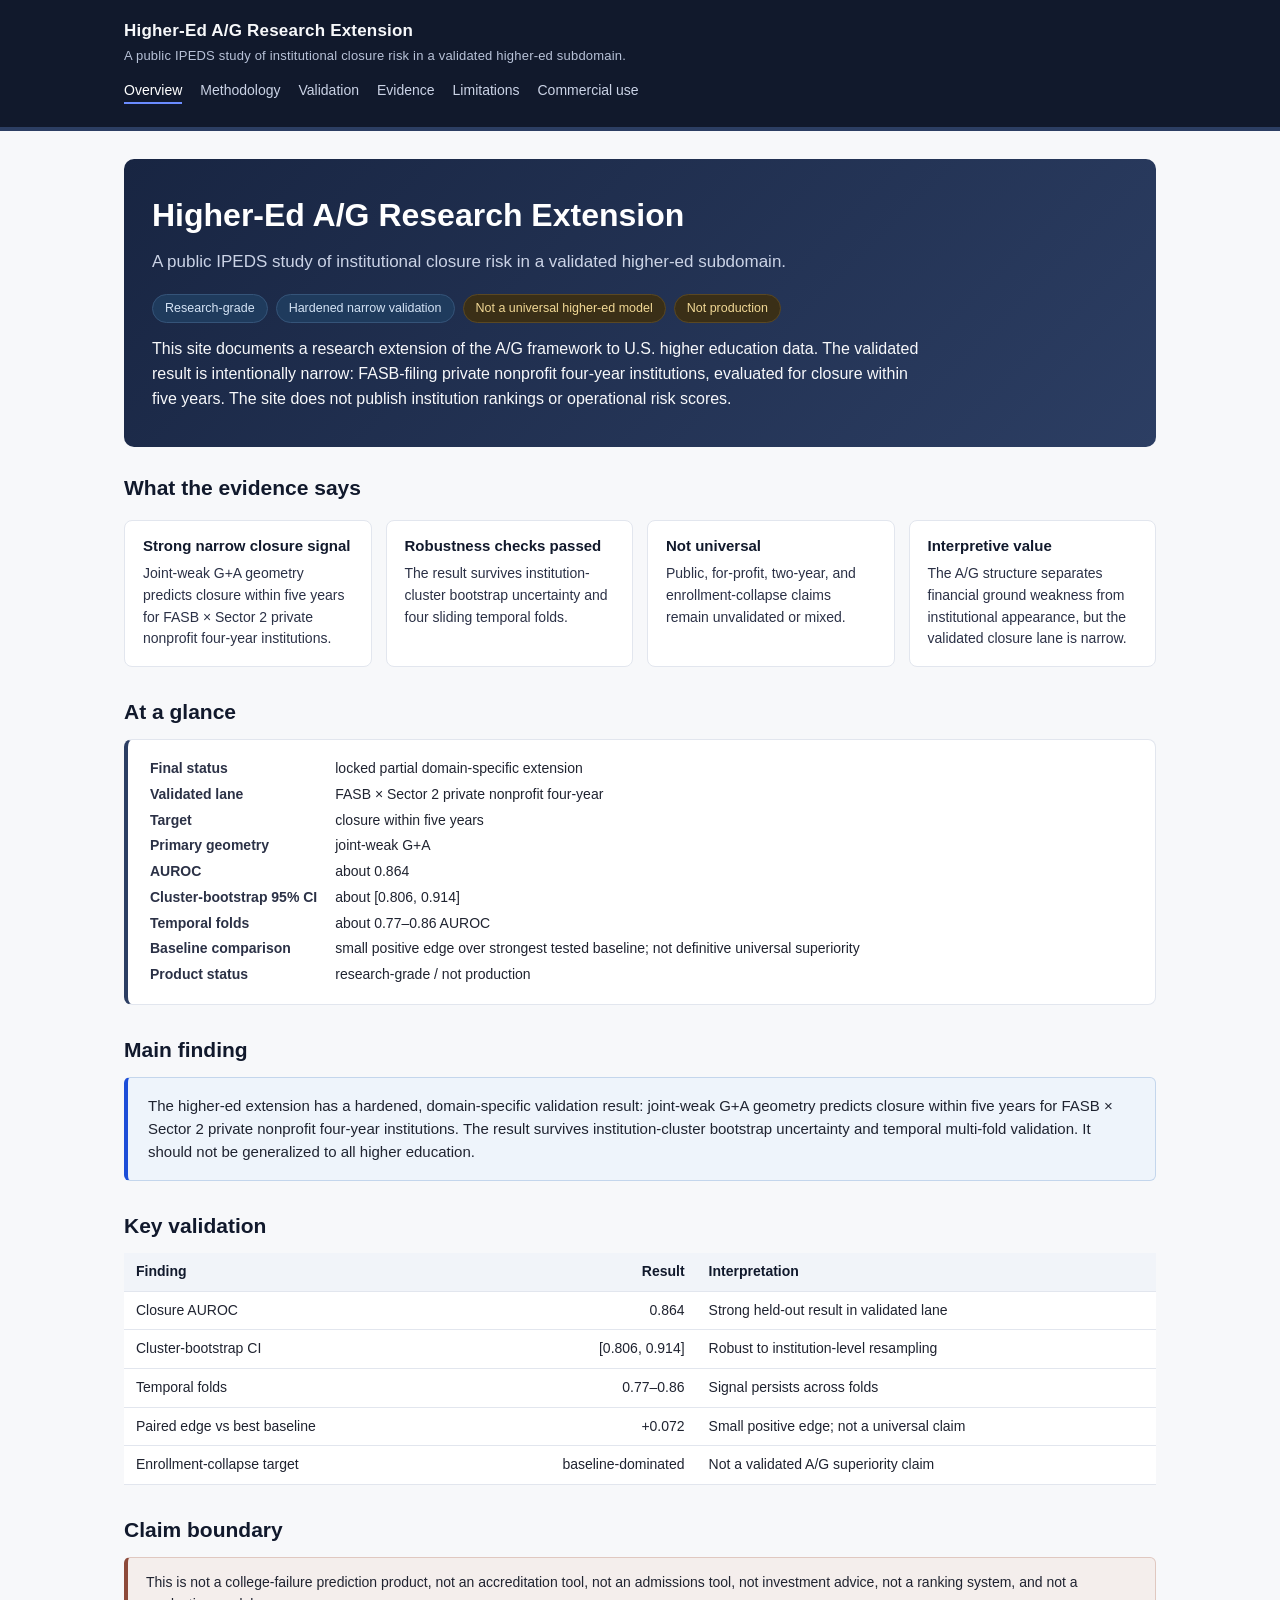
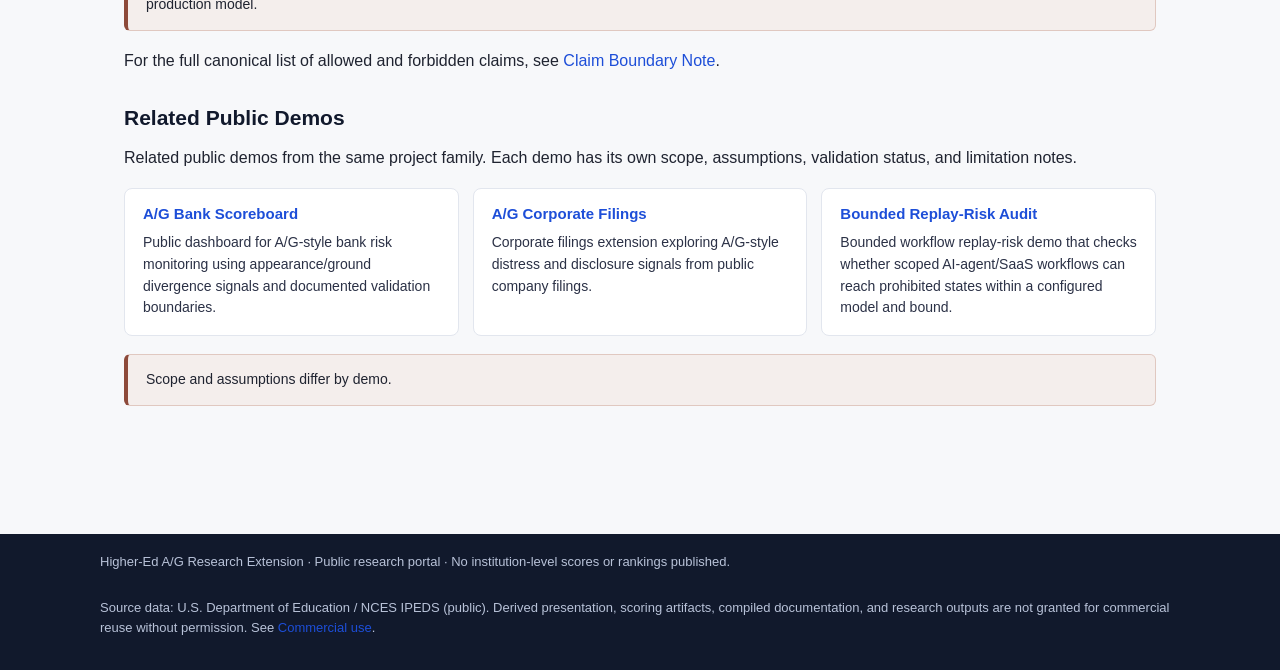
<file: index.html>
<!doctype html>
<html lang="en">
<head>
<meta charset="utf-8">
<meta name="viewport" content="width=device-width, initial-scale=1">
<meta name="description" content="Public IPEDS research extension of the A/G framework. A hardened, narrow validation result for closure within five years among FASB-filing private nonprofit four-year institutions. Not a universal higher-ed model and not a production system.">
<title>Higher-Ed A/G Research Extension</title>
<link rel="stylesheet" href="assets/style.css">
</head>
<body>
<header class="site">
  <div class="site-inner">
    <div class="site-title">Higher-Ed A/G Research Extension
      <small>A public IPEDS study of institutional closure risk in a validated higher-ed subdomain.</small>
    </div>
    <nav class="primary"><ul>
      <li><a class="active" href="index.html">Overview</a></li>
      <li><a href="methodology.html">Methodology</a></li>
      <li><a href="validation.html">Validation</a></li>
      <li><a href="evidence.html">Evidence</a></li>
      <li><a href="limitations.html">Limitations</a></li>
      <li><a href="commercial-use.html">Commercial use</a></li>
    </ul></nav>
  </div>
</header>

<main>

<section class="hero">
  <h1>Higher-Ed A/G Research Extension</h1>
  <p class="subtitle">A public IPEDS study of institutional closure risk in a validated higher-ed subdomain.</p>
  <div class="badges">
    <span class="badge ok">Research-grade</span>
    <span class="badge ok">Hardened narrow validation</span>
    <span class="badge warn">Not a universal higher-ed model</span>
    <span class="badge warn">Not production</span>
  </div>
  <p style="margin-bottom:0; max-width:780px;">This site documents a research extension of the A/G framework to U.S. higher education data. The validated result is intentionally narrow: FASB-filing private nonprofit four-year institutions, evaluated for closure within five years. The site does not publish institution rankings or operational risk scores.</p>
</section>

<section>
  <h2>What the evidence says</h2>
  <div class="cards">
    <div class="card">
      <h4>Strong narrow closure signal</h4>
      <p>Joint-weak G+A geometry predicts closure within five years for FASB × Sector 2 private nonprofit four-year institutions.</p>
    </div>
    <div class="card">
      <h4>Robustness checks passed</h4>
      <p>The result survives institution-cluster bootstrap uncertainty and four sliding temporal folds.</p>
    </div>
    <div class="card">
      <h4>Not universal</h4>
      <p>Public, for-profit, two-year, and enrollment-collapse claims remain unvalidated or mixed.</p>
    </div>
    <div class="card">
      <h4>Interpretive value</h4>
      <p>The A/G structure separates financial ground weakness from institutional appearance, but the validated closure lane is narrow.</p>
    </div>
  </div>
</section>

<section>
  <h2>At a glance</h2>
  <div class="glance">
    <dl>
      <dt>Final status</dt><dd>locked partial domain-specific extension</dd>
      <dt>Validated lane</dt><dd>FASB × Sector 2 private nonprofit four-year</dd>
      <dt>Target</dt><dd>closure within five years</dd>
      <dt>Primary geometry</dt><dd>joint-weak G+A</dd>
      <dt>AUROC</dt><dd>about 0.864</dd>
      <dt>Cluster-bootstrap 95% CI</dt><dd>about [0.806, 0.914]</dd>
      <dt>Temporal folds</dt><dd>about 0.77–0.86 AUROC</dd>
      <dt>Baseline comparison</dt><dd>small positive edge over strongest tested baseline; not definitive universal superiority</dd>
      <dt>Product status</dt><dd>research-grade / not production</dd>
    </dl>
  </div>
</section>

<section>
  <h2>Main finding</h2>
  <div class="finding">
    The higher-ed extension has a hardened, domain-specific validation result: joint-weak G+A geometry predicts closure within five years for FASB × Sector 2 private nonprofit four-year institutions. The result survives institution-cluster bootstrap uncertainty and temporal multi-fold validation. It should not be generalized to all higher education.
  </div>
</section>

<section>
  <h2>Key validation</h2>
  <div class="table-wrap">
  <table>
    <thead>
      <tr><th>Finding</th><th class="num">Result</th><th>Interpretation</th></tr>
    </thead>
    <tbody>
      <tr><td>Closure AUROC</td><td class="num">0.864</td><td>Strong held-out result in validated lane</td></tr>
      <tr><td>Cluster-bootstrap CI</td><td class="num">[0.806, 0.914]</td><td>Robust to institution-level resampling</td></tr>
      <tr><td>Temporal folds</td><td class="num">0.77–0.86</td><td>Signal persists across folds</td></tr>
      <tr><td>Paired edge vs best baseline</td><td class="num">+0.072</td><td>Small positive edge; not a universal claim</td></tr>
      <tr><td>Enrollment-collapse target</td><td class="num">baseline-dominated</td><td>Not a validated A/G superiority claim</td></tr>
    </tbody>
  </table>
  </div>
</section>

<section>
  <h2>Claim boundary</h2>
  <div class="boundary">
    This is not a college-failure prediction product, not an accreditation tool, not an admissions tool, not investment advice, not a ranking system, and not a production model.
  </div>
  <p>For the full canonical list of allowed and forbidden claims, see <a href="docs/claim-boundary.html">Claim Boundary Note</a>.</p>
</section>

<section>
  <h2>Related Public Demos</h2>
  <p>Related public demos from the same project family. Each demo has its own scope, assumptions, validation status, and limitation notes.</p>
  <div class="cards">
    <div class="card">
      <h4><a href="https://bome2017.github.io/ag-bank-scoreboard/">A/G Bank Scoreboard</a></h4>
      <p>Public dashboard for A/G-style bank risk monitoring using appearance/ground divergence signals and documented validation boundaries.</p>
    </div>
    <div class="card">
      <h4><a href="https://bome2017.github.io/ag-corporate-filings/">A/G Corporate Filings</a></h4>
      <p>Corporate filings extension exploring A/G-style distress and disclosure signals from public company filings.</p>
    </div>
    <div class="card">
      <h4><a href="https://bome2017.github.io/Replay-Verifier/">Bounded Replay-Risk Audit</a></h4>
      <p>Bounded workflow replay-risk demo that checks whether scoped AI-agent/SaaS workflows can reach prohibited states within a configured model and bound.</p>
    </div>
  </div>
  <div class="boundary">Scope and assumptions differ by demo.</div>
</section>

</main>

<footer class="site">
  <div class="site-inner">
    <p>Higher-Ed A/G Research Extension · Public research portal · No institution-level scores or rankings published.</p>
    <p>Source data: U.S. Department of Education / NCES IPEDS (public). Derived presentation, scoring artifacts, compiled documentation, and research outputs are not granted for commercial reuse without permission. See <a href="commercial-use.html">Commercial use</a>.</p>
  </div>
</footer>

</body>
</html>
</file>
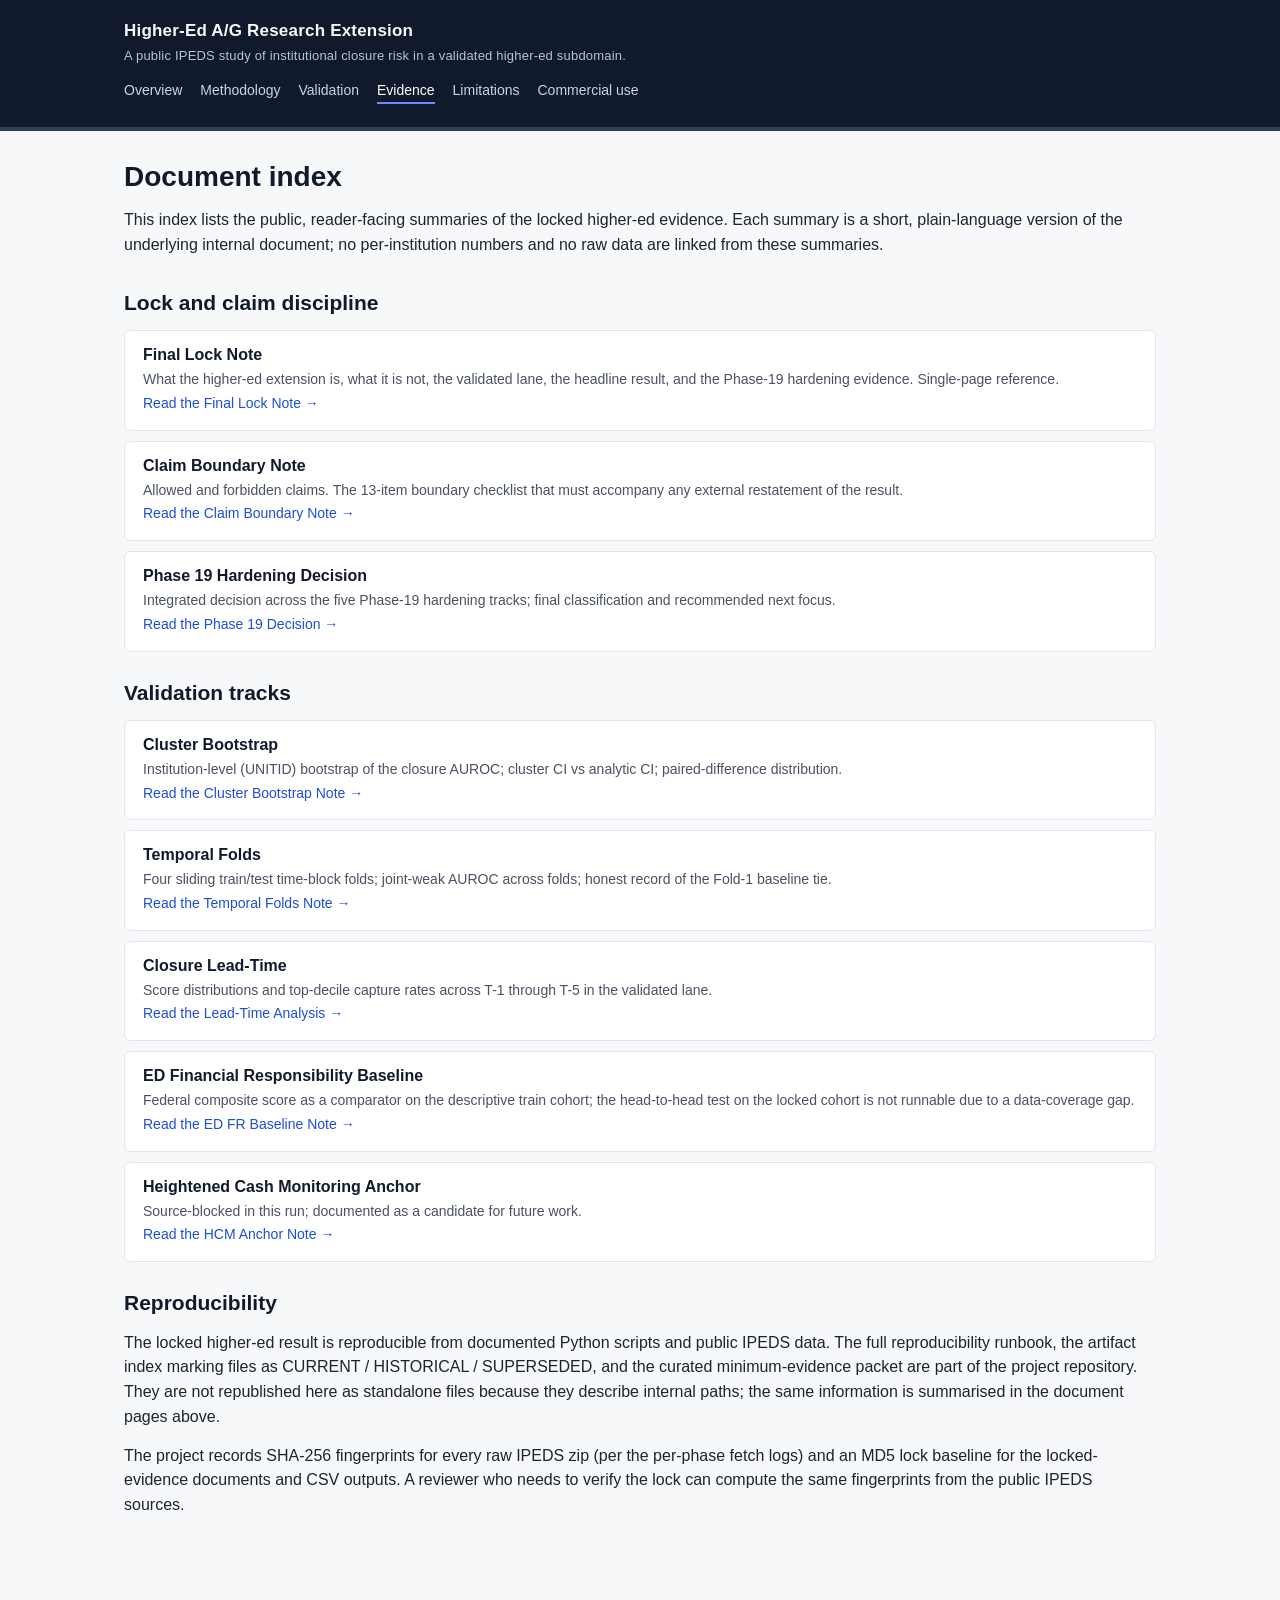
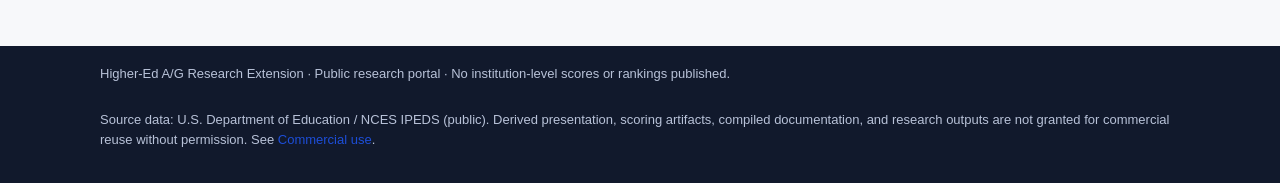
<file: docs/index.html>
<!doctype html>
<html lang="en">
<head>
<meta charset="utf-8">
<meta name="viewport" content="width=device-width, initial-scale=1">
<meta name="description" content="Document index for the Higher-Ed A/G Research Extension. Reader-facing summaries of the lock note, claim boundary, Phase-19 hardening tracks, and reproducibility artifacts.">
<title>Document index — Higher-Ed A/G Research Extension</title>
<link rel="stylesheet" href="../assets/style.css">
</head>
<body>
<header class="site">
  <div class="site-inner">
    <div class="site-title">Higher-Ed A/G Research Extension
      <small>A public IPEDS study of institutional closure risk in a validated higher-ed subdomain.</small>
    </div>
    <nav class="primary"><ul>
      <li><a href="../index.html">Overview</a></li>
      <li><a href="../methodology.html">Methodology</a></li>
      <li><a href="../validation.html">Validation</a></li>
      <li><a class="active" href="../evidence.html">Evidence</a></li>
      <li><a href="../limitations.html">Limitations</a></li>
      <li><a href="../commercial-use.html">Commercial use</a></li>
    </ul></nav>
  </div>
</header>

<main>

<section>
<h1>Document index</h1>
<p>This index lists the public, reader-facing summaries of the locked higher-ed evidence. Each summary is a short, plain-language version of the underlying internal document; no per-institution numbers and no raw data are linked from these summaries.</p>
</section>

<section class="evidence-group">
<h2>Lock and claim discipline</h2>
<div class="evidence-list">
  <div class="evidence-item">
    <h3>Final Lock Note</h3>
    <p>What the higher-ed extension is, what it is not, the validated lane, the headline result, and the Phase-19 hardening evidence. Single-page reference.</p>
    <a href="final-lock.html">Read the Final Lock Note →</a>
  </div>
  <div class="evidence-item">
    <h3>Claim Boundary Note</h3>
    <p>Allowed and forbidden claims. The 13-item boundary checklist that must accompany any external restatement of the result.</p>
    <a href="claim-boundary.html">Read the Claim Boundary Note →</a>
  </div>
  <div class="evidence-item">
    <h3>Phase 19 Hardening Decision</h3>
    <p>Integrated decision across the five Phase-19 hardening tracks; final classification and recommended next focus.</p>
    <a href="phase19-decision.html">Read the Phase 19 Decision →</a>
  </div>
</div>
</section>

<section class="evidence-group">
<h2>Validation tracks</h2>
<div class="evidence-list">
  <div class="evidence-item">
    <h3>Cluster Bootstrap</h3>
    <p>Institution-level (UNITID) bootstrap of the closure AUROC; cluster CI vs analytic CI; paired-difference distribution.</p>
    <a href="cluster-bootstrap.html">Read the Cluster Bootstrap Note →</a>
  </div>
  <div class="evidence-item">
    <h3>Temporal Folds</h3>
    <p>Four sliding train/test time-block folds; joint-weak AUROC across folds; honest record of the Fold-1 baseline tie.</p>
    <a href="temporal-folds.html">Read the Temporal Folds Note →</a>
  </div>
  <div class="evidence-item">
    <h3>Closure Lead-Time</h3>
    <p>Score distributions and top-decile capture rates across T-1 through T-5 in the validated lane.</p>
    <a href="lead-time.html">Read the Lead-Time Analysis →</a>
  </div>
  <div class="evidence-item">
    <h3>ED Financial Responsibility Baseline</h3>
    <p>Federal composite score as a comparator on the descriptive train cohort; the head-to-head test on the locked cohort is not runnable due to a data-coverage gap.</p>
    <a href="ed-fr-baseline.html">Read the ED FR Baseline Note →</a>
  </div>
  <div class="evidence-item">
    <h3>Heightened Cash Monitoring Anchor</h3>
    <p>Source-blocked in this run; documented as a candidate for future work.</p>
    <a href="hcm-anchor.html">Read the HCM Anchor Note →</a>
  </div>
</div>
</section>

<section>
<h2>Reproducibility</h2>
<p>The locked higher-ed result is reproducible from documented Python scripts and public IPEDS data. The full reproducibility runbook, the artifact index marking files as CURRENT / HISTORICAL / SUPERSEDED, and the curated minimum-evidence packet are part of the project repository. They are not republished here as standalone files because they describe internal paths; the same information is summarised in the document pages above.</p>
<p>The project records SHA-256 fingerprints for every raw IPEDS zip (per the per-phase fetch logs) and an MD5 lock baseline for the locked-evidence documents and CSV outputs. A reviewer who needs to verify the lock can compute the same fingerprints from the public IPEDS sources.</p>
</section>

</main>

<footer class="site">
  <div class="site-inner">
    <p>Higher-Ed A/G Research Extension · Public research portal · No institution-level scores or rankings published.</p>
    <p>Source data: U.S. Department of Education / NCES IPEDS (public). Derived presentation, scoring artifacts, compiled documentation, and research outputs are not granted for commercial reuse without permission. See <a href="../commercial-use.html">Commercial use</a>.</p>
  </div>
</footer>

</body>
</html>
</file>
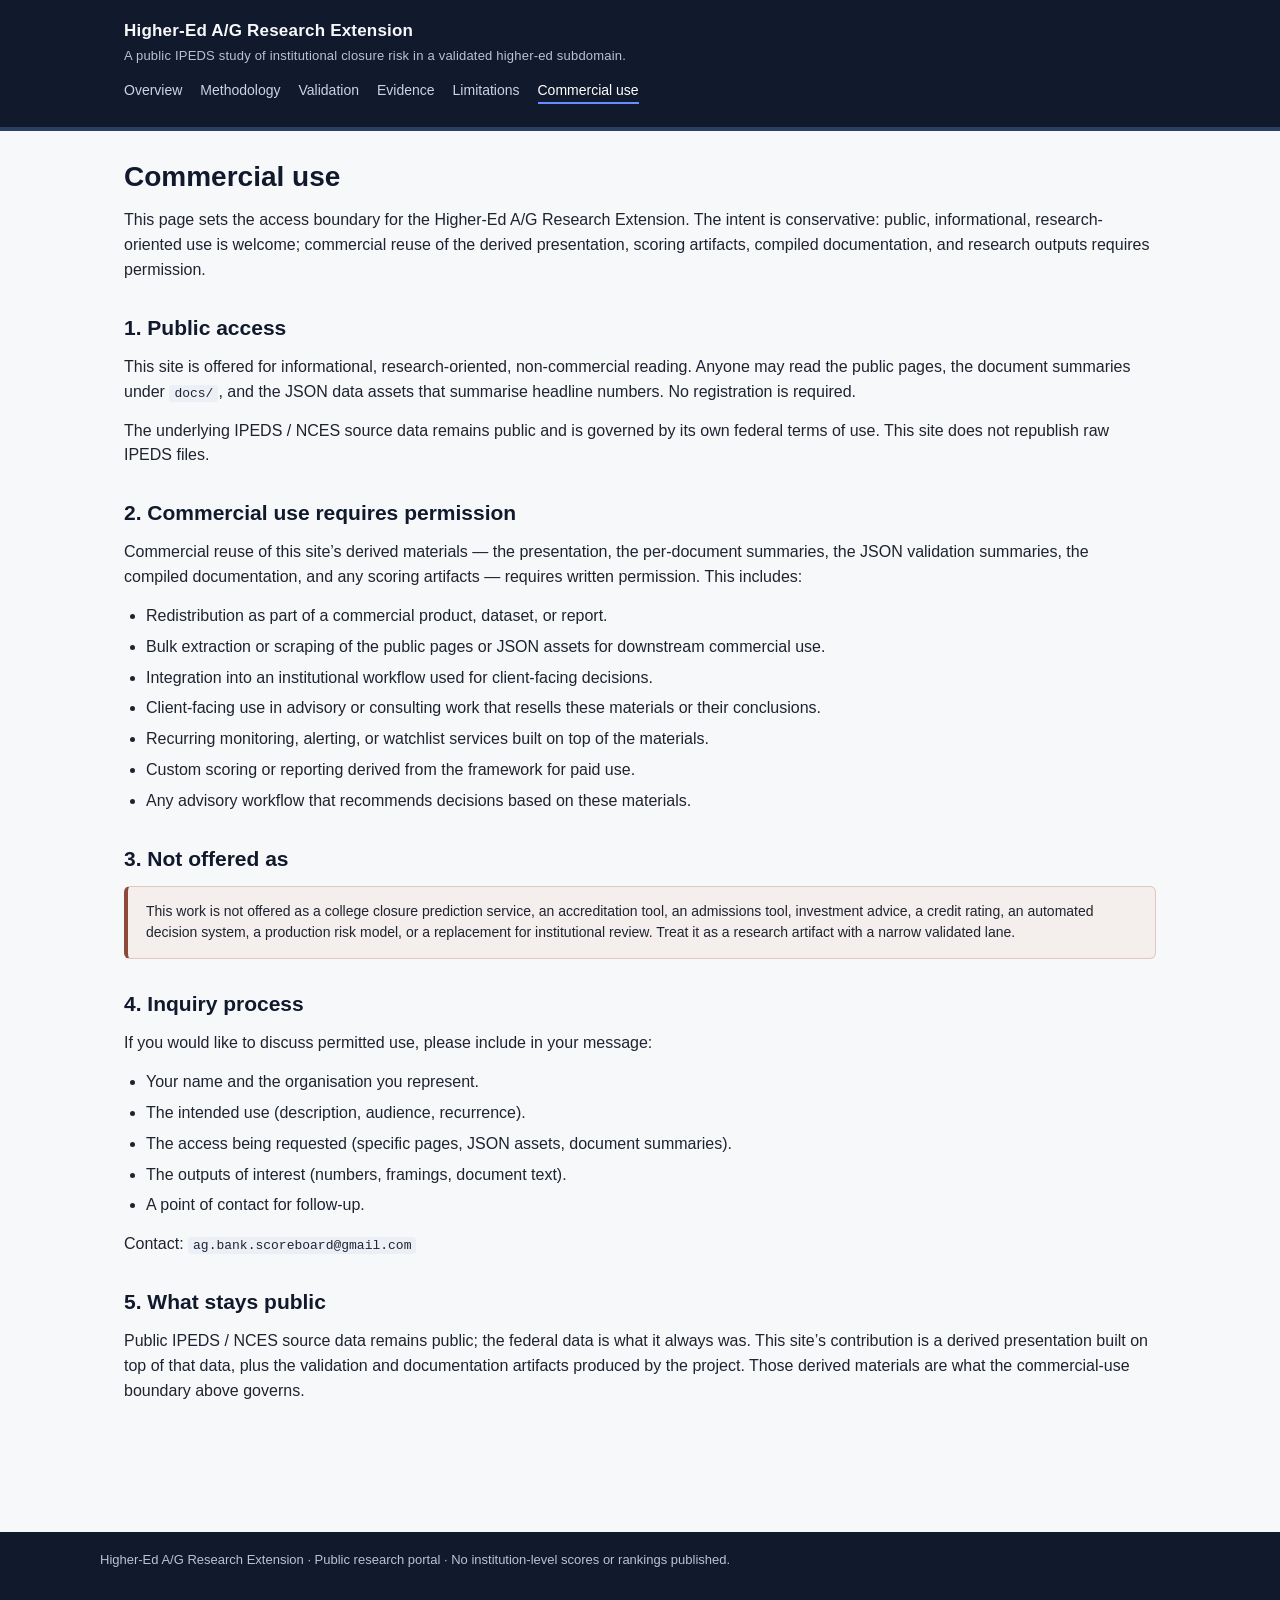
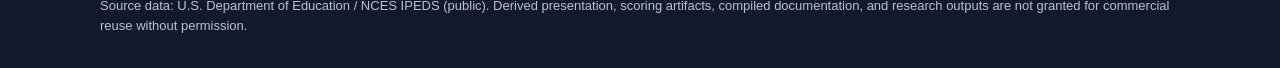
<file: commercial-use.html>
<!doctype html>
<html lang="en">
<head>
<meta charset="utf-8">
<meta name="viewport" content="width=device-width, initial-scale=1">
<meta name="description" content="Commercial-use boundary for the Higher-Ed A/G Research Extension. Public access is informational and non-commercial; commercial reuse of the derived materials requires permission.">
<title>Commercial use — Higher-Ed A/G Research Extension</title>
<link rel="stylesheet" href="assets/style.css">
</head>
<body>
<header class="site">
  <div class="site-inner">
    <div class="site-title">Higher-Ed A/G Research Extension
      <small>A public IPEDS study of institutional closure risk in a validated higher-ed subdomain.</small>
    </div>
    <nav class="primary"><ul>
      <li><a href="index.html">Overview</a></li>
      <li><a href="methodology.html">Methodology</a></li>
      <li><a href="validation.html">Validation</a></li>
      <li><a href="evidence.html">Evidence</a></li>
      <li><a href="limitations.html">Limitations</a></li>
      <li><a class="active" href="commercial-use.html">Commercial use</a></li>
    </ul></nav>
  </div>
</header>

<main>

<section>
<h1>Commercial use</h1>
<p>This page sets the access boundary for the Higher-Ed A/G Research Extension. The intent is conservative: public, informational, research-oriented use is welcome; commercial reuse of the derived presentation, scoring artifacts, compiled documentation, and research outputs requires permission.</p>
</section>

<section>
<h2>1. Public access</h2>
<p>This site is offered for informational, research-oriented, non-commercial reading. Anyone may read the public pages, the document summaries under <code>docs/</code>, and the JSON data assets that summarise headline numbers. No registration is required.</p>
<p>The underlying IPEDS / NCES source data remains public and is governed by its own federal terms of use. This site does not republish raw IPEDS files.</p>
</section>

<section>
<h2>2. Commercial use requires permission</h2>
<p>Commercial reuse of this site’s derived materials — the presentation, the per-document summaries, the JSON validation summaries, the compiled documentation, and any scoring artifacts — requires written permission. This includes:</p>
<ul>
  <li>Redistribution as part of a commercial product, dataset, or report.</li>
  <li>Bulk extraction or scraping of the public pages or JSON assets for downstream commercial use.</li>
  <li>Integration into an institutional workflow used for client-facing decisions.</li>
  <li>Client-facing use in advisory or consulting work that resells these materials or their conclusions.</li>
  <li>Recurring monitoring, alerting, or watchlist services built on top of the materials.</li>
  <li>Custom scoring or reporting derived from the framework for paid use.</li>
  <li>Any advisory workflow that recommends decisions based on these materials.</li>
</ul>
</section>

<section>
<h2>3. Not offered as</h2>
<div class="boundary">
  This work is not offered as a college closure prediction service, an accreditation tool, an admissions tool, investment advice, a credit rating, an automated decision system, a production risk model, or a replacement for institutional review. Treat it as a research artifact with a narrow validated lane.
</div>
</section>

<section>
<h2>4. Inquiry process</h2>
<p>If you would like to discuss permitted use, please include in your message:</p>
<ul>
  <li>Your name and the organisation you represent.</li>
  <li>The intended use (description, audience, recurrence).</li>
  <li>The access being requested (specific pages, JSON assets, document summaries).</li>
  <li>The outputs of interest (numbers, framings, document text).</li>
  <li>A point of contact for follow-up.</li>
</ul>
<p>Contact: <code>ag.bank.scoreboard@gmail.com</code></p>
</section>

<section>
<h2>5. What stays public</h2>
<p>Public IPEDS / NCES source data remains public; the federal data is what it always was. This site’s contribution is a derived presentation built on top of that data, plus the validation and documentation artifacts produced by the project. Those derived materials are what the commercial-use boundary above governs.</p>
</section>

</main>

<footer class="site">
  <div class="site-inner">
    <p>Higher-Ed A/G Research Extension · Public research portal · No institution-level scores or rankings published.</p>
    <p>Source data: U.S. Department of Education / NCES IPEDS (public). Derived presentation, scoring artifacts, compiled documentation, and research outputs are not granted for commercial reuse without permission.</p>
  </div>
</footer>

</body>
</html>
</file>
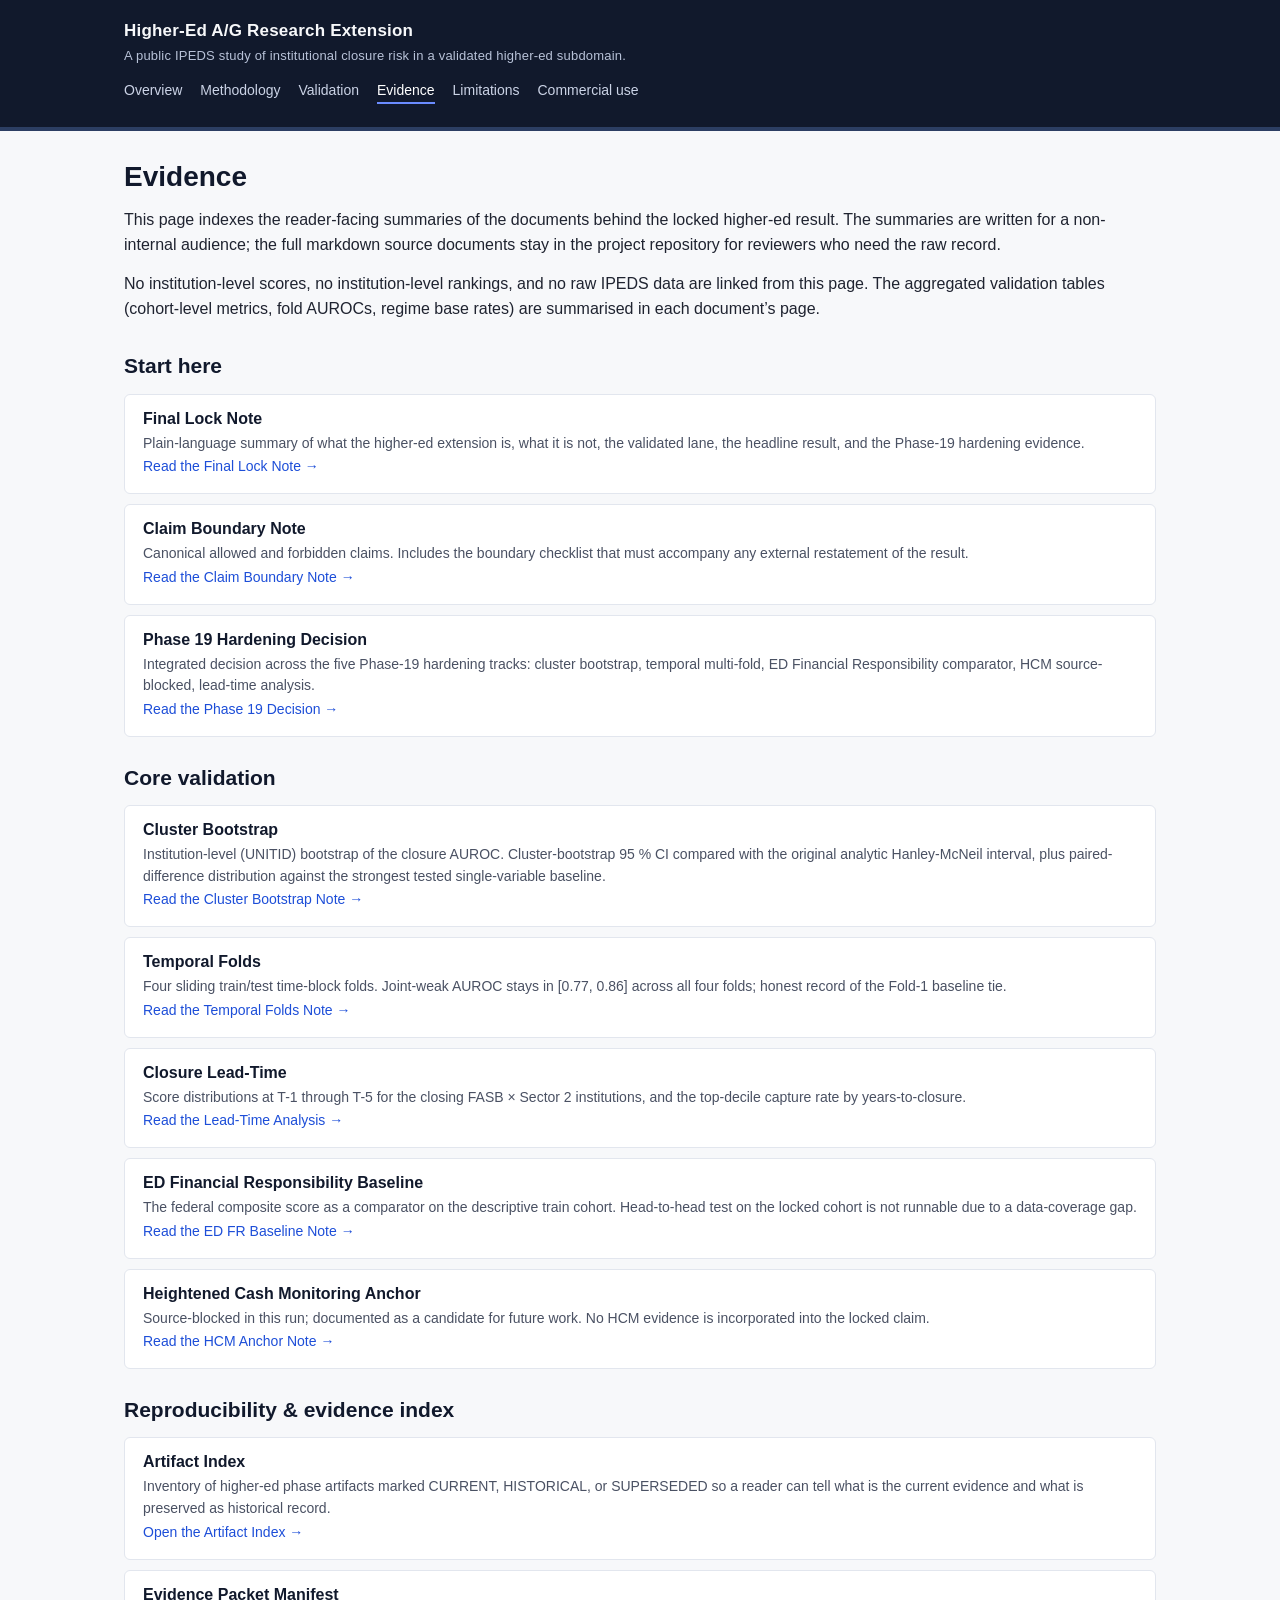
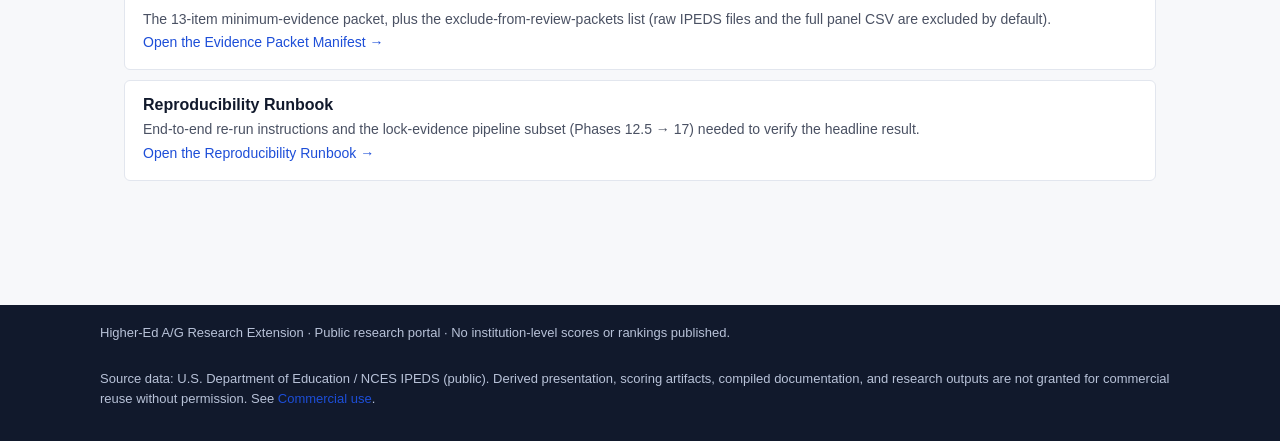
<file: evidence.html>
<!doctype html>
<html lang="en">
<head>
<meta charset="utf-8">
<meta name="viewport" content="width=device-width, initial-scale=1">
<meta name="description" content="Public evidence index for the Higher-Ed A/G Research Extension. Reader-facing summaries of the locked decision, claim boundary, validation tracks, lead-time analysis, and reproducibility artifacts.">
<title>Evidence — Higher-Ed A/G Research Extension</title>
<link rel="stylesheet" href="assets/style.css">
</head>
<body>
<header class="site">
  <div class="site-inner">
    <div class="site-title">Higher-Ed A/G Research Extension
      <small>A public IPEDS study of institutional closure risk in a validated higher-ed subdomain.</small>
    </div>
    <nav class="primary"><ul>
      <li><a href="index.html">Overview</a></li>
      <li><a href="methodology.html">Methodology</a></li>
      <li><a href="validation.html">Validation</a></li>
      <li><a class="active" href="evidence.html">Evidence</a></li>
      <li><a href="limitations.html">Limitations</a></li>
      <li><a href="commercial-use.html">Commercial use</a></li>
    </ul></nav>
  </div>
</header>

<main>

<section>
<h1>Evidence</h1>
<p>This page indexes the reader-facing summaries of the documents behind the locked higher-ed result. The summaries are written for a non-internal audience; the full markdown source documents stay in the project repository for reviewers who need the raw record.</p>
<p>No institution-level scores, no institution-level rankings, and no raw IPEDS data are linked from this page. The aggregated validation tables (cohort-level metrics, fold AUROCs, regime base rates) are summarised in each document’s page.</p>
</section>

<section class="evidence-group">
<h2>Start here</h2>
<div class="evidence-list">
  <div class="evidence-item">
    <h3>Final Lock Note</h3>
    <p>Plain-language summary of what the higher-ed extension is, what it is not, the validated lane, the headline result, and the Phase-19 hardening evidence.</p>
    <a href="docs/final-lock.html">Read the Final Lock Note →</a>
  </div>
  <div class="evidence-item">
    <h3>Claim Boundary Note</h3>
    <p>Canonical allowed and forbidden claims. Includes the boundary checklist that must accompany any external restatement of the result.</p>
    <a href="docs/claim-boundary.html">Read the Claim Boundary Note →</a>
  </div>
  <div class="evidence-item">
    <h3>Phase 19 Hardening Decision</h3>
    <p>Integrated decision across the five Phase-19 hardening tracks: cluster bootstrap, temporal multi-fold, ED Financial Responsibility comparator, HCM source-blocked, lead-time analysis.</p>
    <a href="docs/phase19-decision.html">Read the Phase 19 Decision →</a>
  </div>
</div>
</section>

<section class="evidence-group">
<h2>Core validation</h2>
<div class="evidence-list">
  <div class="evidence-item">
    <h3>Cluster Bootstrap</h3>
    <p>Institution-level (UNITID) bootstrap of the closure AUROC. Cluster-bootstrap 95 % CI compared with the original analytic Hanley-McNeil interval, plus paired-difference distribution against the strongest tested single-variable baseline.</p>
    <a href="docs/cluster-bootstrap.html">Read the Cluster Bootstrap Note →</a>
  </div>
  <div class="evidence-item">
    <h3>Temporal Folds</h3>
    <p>Four sliding train/test time-block folds. Joint-weak AUROC stays in [0.77, 0.86] across all four folds; honest record of the Fold-1 baseline tie.</p>
    <a href="docs/temporal-folds.html">Read the Temporal Folds Note →</a>
  </div>
  <div class="evidence-item">
    <h3>Closure Lead-Time</h3>
    <p>Score distributions at T-1 through T-5 for the closing FASB × Sector 2 institutions, and the top-decile capture rate by years-to-closure.</p>
    <a href="docs/lead-time.html">Read the Lead-Time Analysis →</a>
  </div>
  <div class="evidence-item">
    <h3>ED Financial Responsibility Baseline</h3>
    <p>The federal composite score as a comparator on the descriptive train cohort. Head-to-head test on the locked cohort is not runnable due to a data-coverage gap.</p>
    <a href="docs/ed-fr-baseline.html">Read the ED FR Baseline Note →</a>
  </div>
  <div class="evidence-item">
    <h3>Heightened Cash Monitoring Anchor</h3>
    <p>Source-blocked in this run; documented as a candidate for future work. No HCM evidence is incorporated into the locked claim.</p>
    <a href="docs/hcm-anchor.html">Read the HCM Anchor Note →</a>
  </div>
</div>
</section>

<section class="evidence-group">
<h2>Reproducibility &amp; evidence index</h2>
<div class="evidence-list">
  <div class="evidence-item">
    <h3>Artifact Index</h3>
    <p>Inventory of higher-ed phase artifacts marked CURRENT, HISTORICAL, or SUPERSEDED so a reader can tell what is the current evidence and what is preserved as historical record.</p>
    <a href="docs/index.html">Open the Artifact Index →</a>
  </div>
  <div class="evidence-item">
    <h3>Evidence Packet Manifest</h3>
    <p>The 13-item minimum-evidence packet, plus the exclude-from-review-packets list (raw IPEDS files and the full panel CSV are excluded by default).</p>
    <a href="docs/index.html">Open the Evidence Packet Manifest →</a>
  </div>
  <div class="evidence-item">
    <h3>Reproducibility Runbook</h3>
    <p>End-to-end re-run instructions and the lock-evidence pipeline subset (Phases 12.5 → 17) needed to verify the headline result.</p>
    <a href="docs/index.html">Open the Reproducibility Runbook →</a>
  </div>
</div>
</section>

</main>

<footer class="site">
  <div class="site-inner">
    <p>Higher-Ed A/G Research Extension · Public research portal · No institution-level scores or rankings published.</p>
    <p>Source data: U.S. Department of Education / NCES IPEDS (public). Derived presentation, scoring artifacts, compiled documentation, and research outputs are not granted for commercial reuse without permission. See <a href="commercial-use.html">Commercial use</a>.</p>
  </div>
</footer>

</body>
</html>
</file>
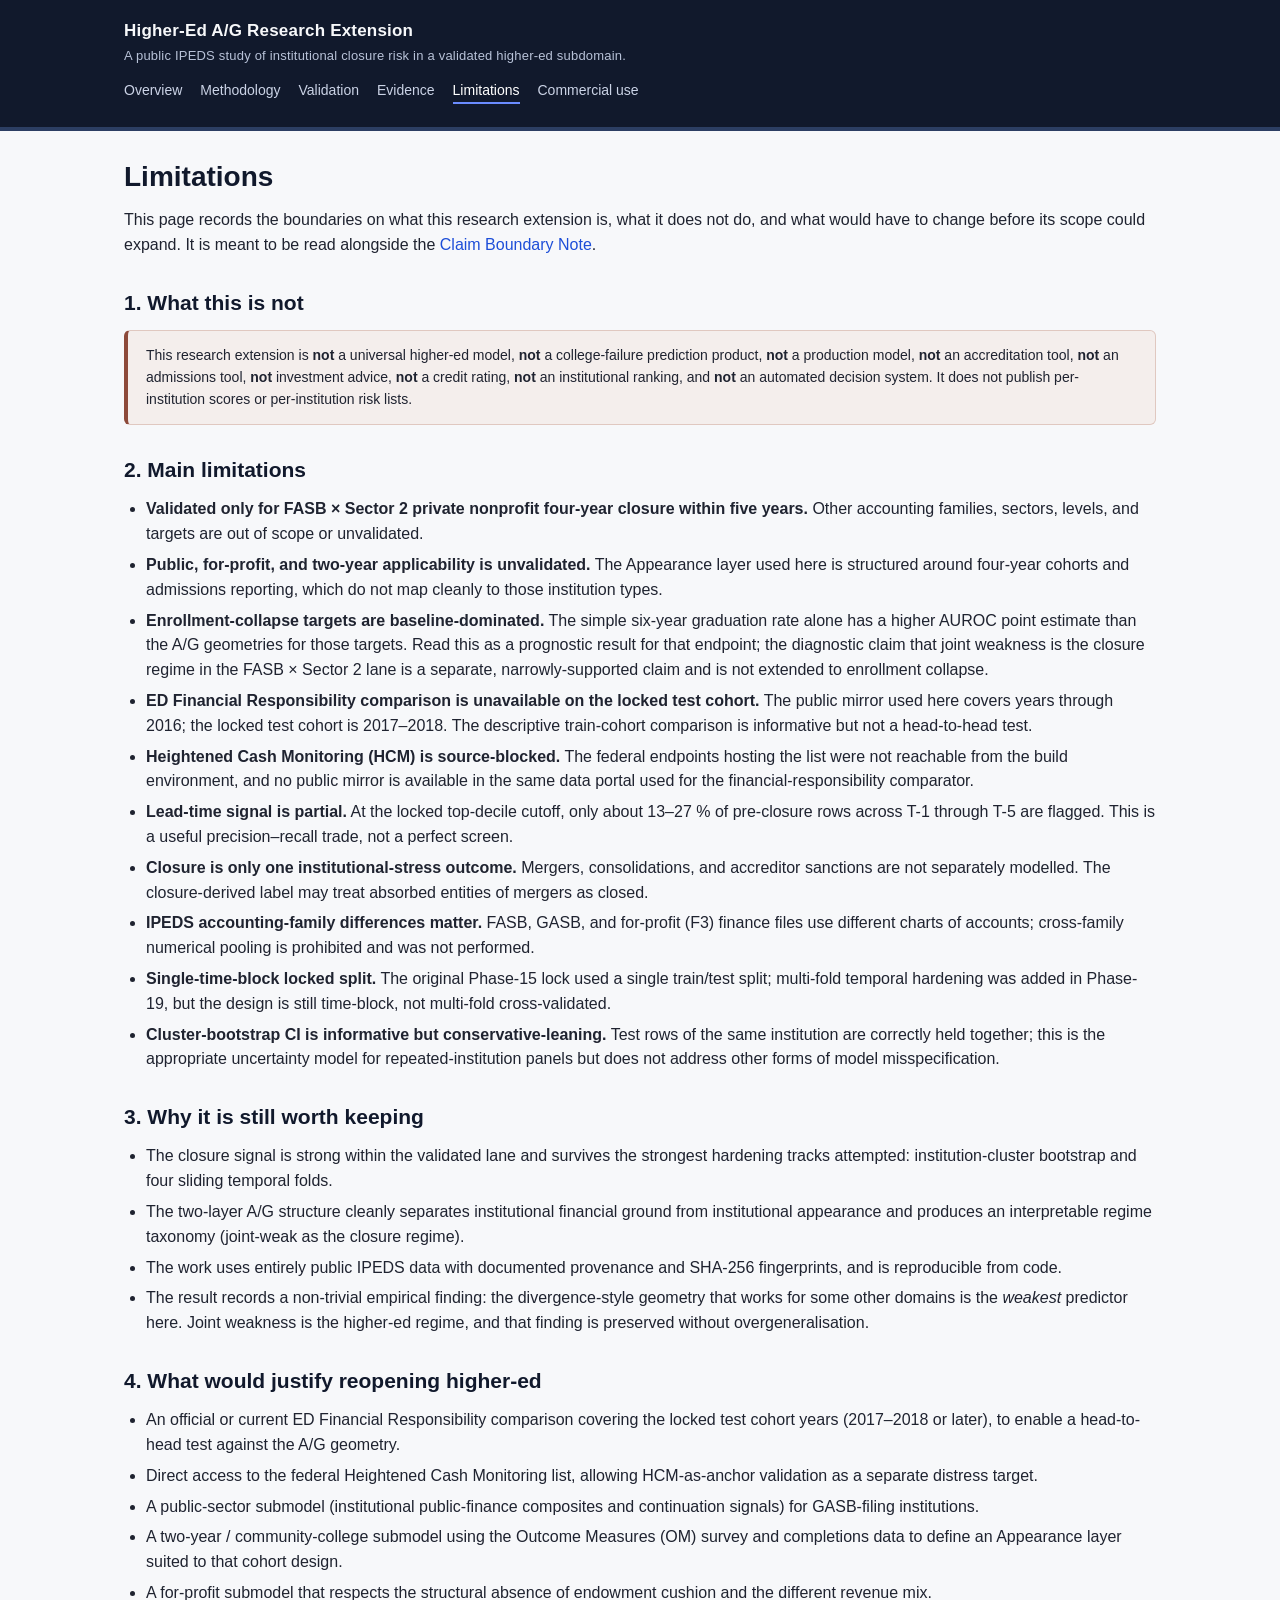
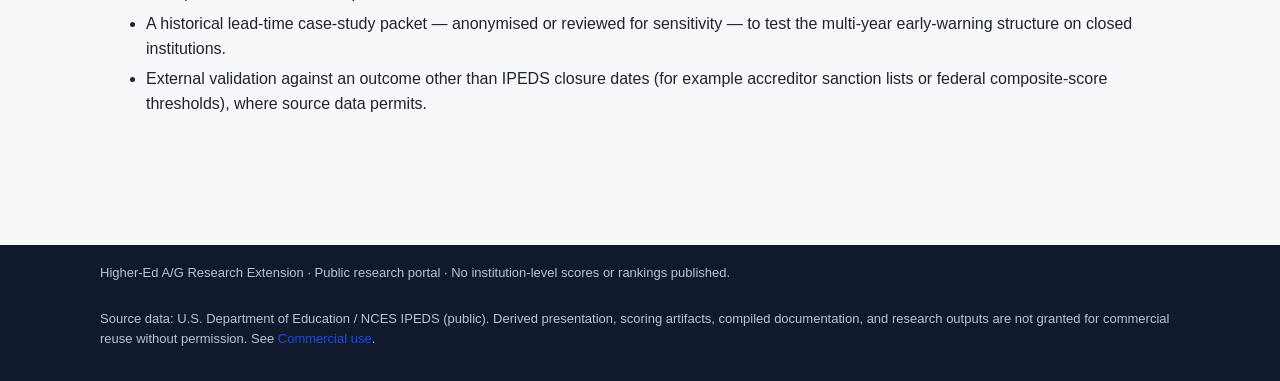
<file: limitations.html>
<!doctype html>
<html lang="en">
<head>
<meta charset="utf-8">
<meta name="viewport" content="width=device-width, initial-scale=1">
<meta name="description" content="Limitations and scope statement for the Higher-Ed A/G Research Extension. What this work is not, where it does not apply, and what would justify reopening higher-ed.">
<title>Limitations — Higher-Ed A/G Research Extension</title>
<link rel="stylesheet" href="assets/style.css">
</head>
<body>
<header class="site">
  <div class="site-inner">
    <div class="site-title">Higher-Ed A/G Research Extension
      <small>A public IPEDS study of institutional closure risk in a validated higher-ed subdomain.</small>
    </div>
    <nav class="primary"><ul>
      <li><a href="index.html">Overview</a></li>
      <li><a href="methodology.html">Methodology</a></li>
      <li><a href="validation.html">Validation</a></li>
      <li><a href="evidence.html">Evidence</a></li>
      <li><a class="active" href="limitations.html">Limitations</a></li>
      <li><a href="commercial-use.html">Commercial use</a></li>
    </ul></nav>
  </div>
</header>

<main>

<section>
<h1>Limitations</h1>
<p>This page records the boundaries on what this research extension is, what it does not do, and what would have to change before its scope could expand. It is meant to be read alongside the <a href="docs/claim-boundary.html">Claim Boundary Note</a>.</p>
</section>

<section>
<h2>1. What this is not</h2>
<div class="boundary">
  This research extension is <strong>not</strong> a universal higher-ed model, <strong>not</strong> a college-failure prediction product, <strong>not</strong> a production model, <strong>not</strong> an accreditation tool, <strong>not</strong> an admissions tool, <strong>not</strong> investment advice, <strong>not</strong> a credit rating, <strong>not</strong> an institutional ranking, and <strong>not</strong> an automated decision system. It does not publish per-institution scores or per-institution risk lists.
</div>
</section>

<section>
<h2>2. Main limitations</h2>
<ul>
  <li><strong>Validated only for FASB × Sector 2 private nonprofit four-year closure within five years.</strong> Other accounting families, sectors, levels, and targets are out of scope or unvalidated.</li>
  <li><strong>Public, for-profit, and two-year applicability is unvalidated.</strong> The Appearance layer used here is structured around four-year cohorts and admissions reporting, which do not map cleanly to those institution types.</li>
  <li><strong>Enrollment-collapse targets are baseline-dominated.</strong> The simple six-year graduation rate alone has a higher AUROC point estimate than the A/G geometries for those targets. Read this as a prognostic result for that endpoint; the diagnostic claim that joint weakness is the closure regime in the FASB × Sector 2 lane is a separate, narrowly-supported claim and is not extended to enrollment collapse.</li>
  <li><strong>ED Financial Responsibility comparison is unavailable on the locked test cohort.</strong> The public mirror used here covers years through 2016; the locked test cohort is 2017–2018. The descriptive train-cohort comparison is informative but not a head-to-head test.</li>
  <li><strong>Heightened Cash Monitoring (HCM) is source-blocked.</strong> The federal endpoints hosting the list were not reachable from the build environment, and no public mirror is available in the same data portal used for the financial-responsibility comparator.</li>
  <li><strong>Lead-time signal is partial.</strong> At the locked top-decile cutoff, only about 13–27 % of pre-closure rows across T-1 through T-5 are flagged. This is a useful precision–recall trade, not a perfect screen.</li>
  <li><strong>Closure is only one institutional-stress outcome.</strong> Mergers, consolidations, and accreditor sanctions are not separately modelled. The closure-derived label may treat absorbed entities of mergers as closed.</li>
  <li><strong>IPEDS accounting-family differences matter.</strong> FASB, GASB, and for-profit (F3) finance files use different charts of accounts; cross-family numerical pooling is prohibited and was not performed.</li>
  <li><strong>Single-time-block locked split.</strong> The original Phase-15 lock used a single train/test split; multi-fold temporal hardening was added in Phase-19, but the design is still time-block, not multi-fold cross-validated.</li>
  <li><strong>Cluster-bootstrap CI is informative but conservative-leaning.</strong> Test rows of the same institution are correctly held together; this is the appropriate uncertainty model for repeated-institution panels but does not address other forms of model misspecification.</li>
</ul>
</section>

<section>
<h2>3. Why it is still worth keeping</h2>
<ul>
  <li>The closure signal is strong within the validated lane and survives the strongest hardening tracks attempted: institution-cluster bootstrap and four sliding temporal folds.</li>
  <li>The two-layer A/G structure cleanly separates institutional financial ground from institutional appearance and produces an interpretable regime taxonomy (joint-weak as the closure regime).</li>
  <li>The work uses entirely public IPEDS data with documented provenance and SHA-256 fingerprints, and is reproducible from code.</li>
  <li>The result records a non-trivial empirical finding: the divergence-style geometry that works for some other domains is the <em>weakest</em> predictor here. Joint weakness is the higher-ed regime, and that finding is preserved without overgeneralisation.</li>
</ul>
</section>

<section>
<h2>4. What would justify reopening higher-ed</h2>
<ul>
  <li>An official or current ED Financial Responsibility comparison covering the locked test cohort years (2017–2018 or later), to enable a head-to-head test against the A/G geometry.</li>
  <li>Direct access to the federal Heightened Cash Monitoring list, allowing HCM-as-anchor validation as a separate distress target.</li>
  <li>A public-sector submodel (institutional public-finance composites and continuation signals) for GASB-filing institutions.</li>
  <li>A two-year / community-college submodel using the Outcome Measures (OM) survey and completions data to define an Appearance layer suited to that cohort design.</li>
  <li>A for-profit submodel that respects the structural absence of endowment cushion and the different revenue mix.</li>
  <li>A historical lead-time case-study packet — anonymised or reviewed for sensitivity — to test the multi-year early-warning structure on closed institutions.</li>
  <li>External validation against an outcome other than IPEDS closure dates (for example accreditor sanction lists or federal composite-score thresholds), where source data permits.</li>
</ul>
</section>

</main>

<footer class="site">
  <div class="site-inner">
    <p>Higher-Ed A/G Research Extension · Public research portal · No institution-level scores or rankings published.</p>
    <p>Source data: U.S. Department of Education / NCES IPEDS (public). Derived presentation, scoring artifacts, compiled documentation, and research outputs are not granted for commercial reuse without permission. See <a href="commercial-use.html">Commercial use</a>.</p>
  </div>
</footer>

</body>
</html>
</file>
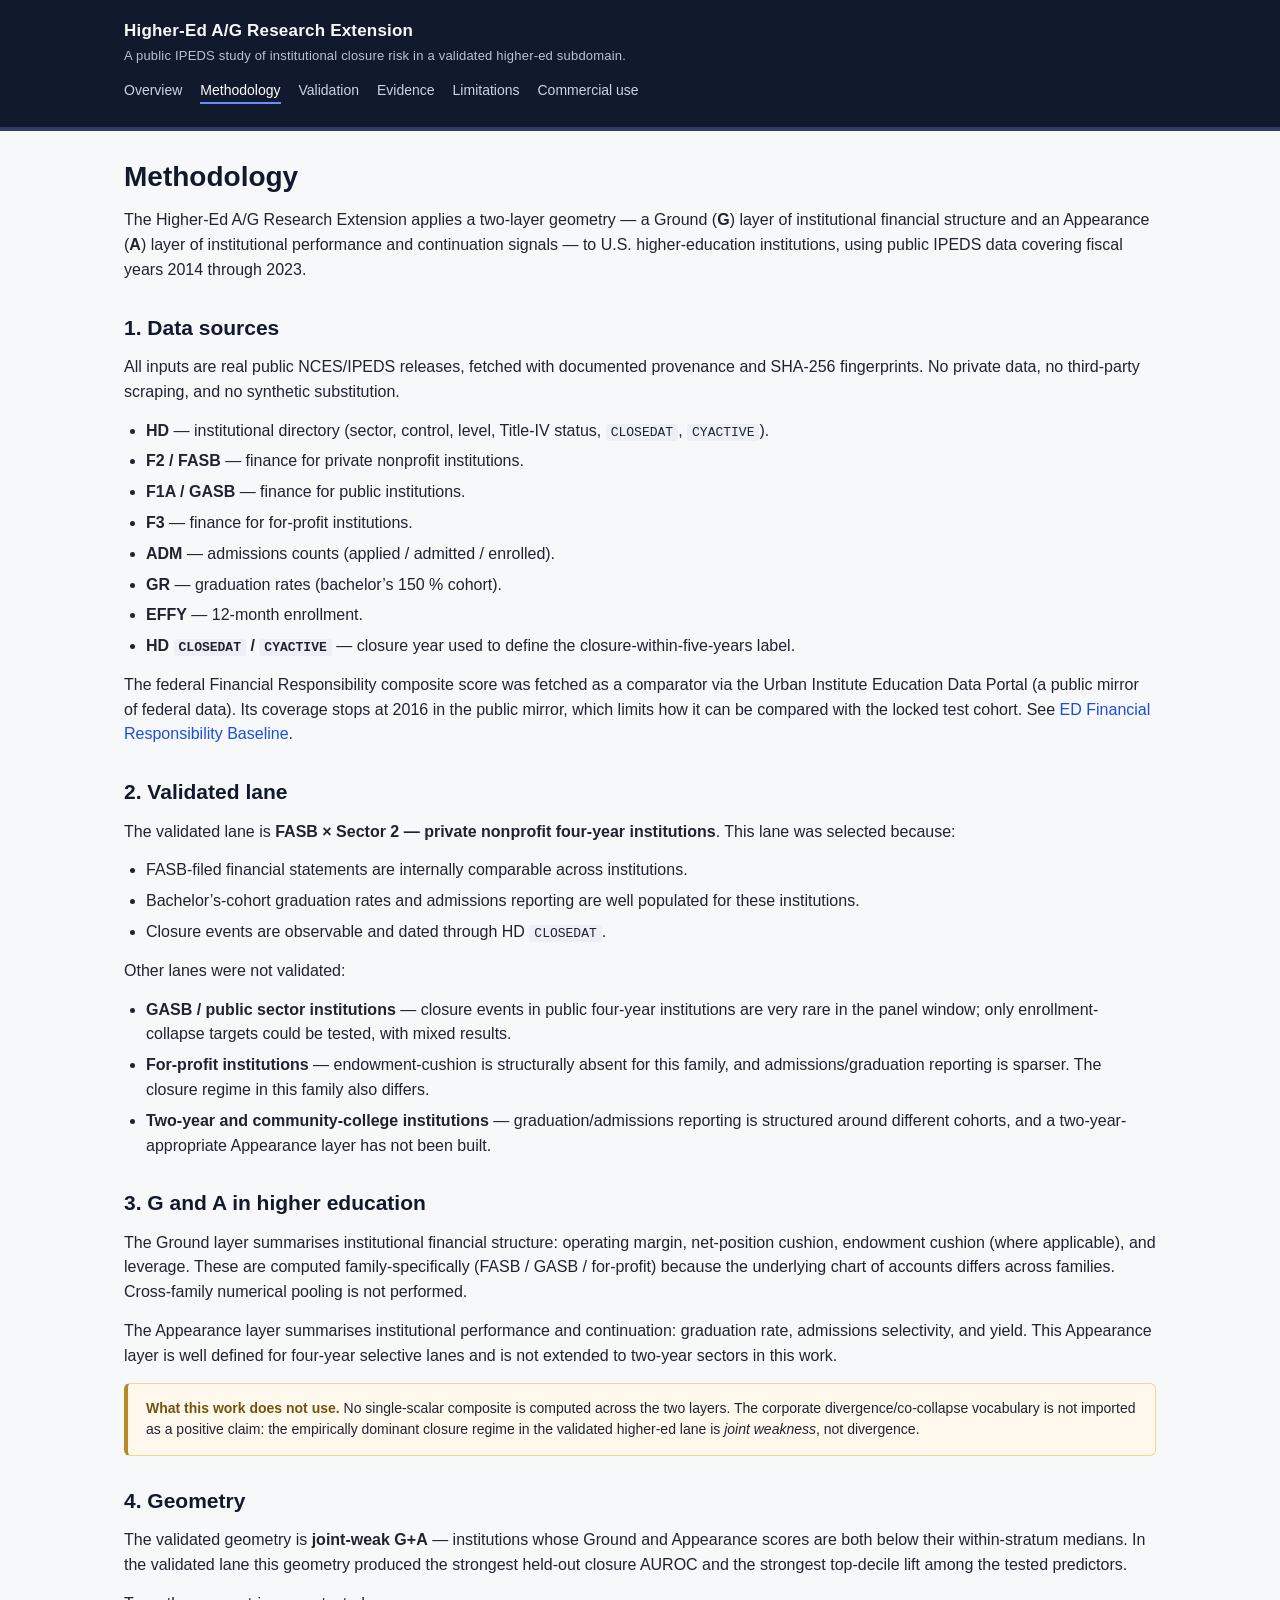
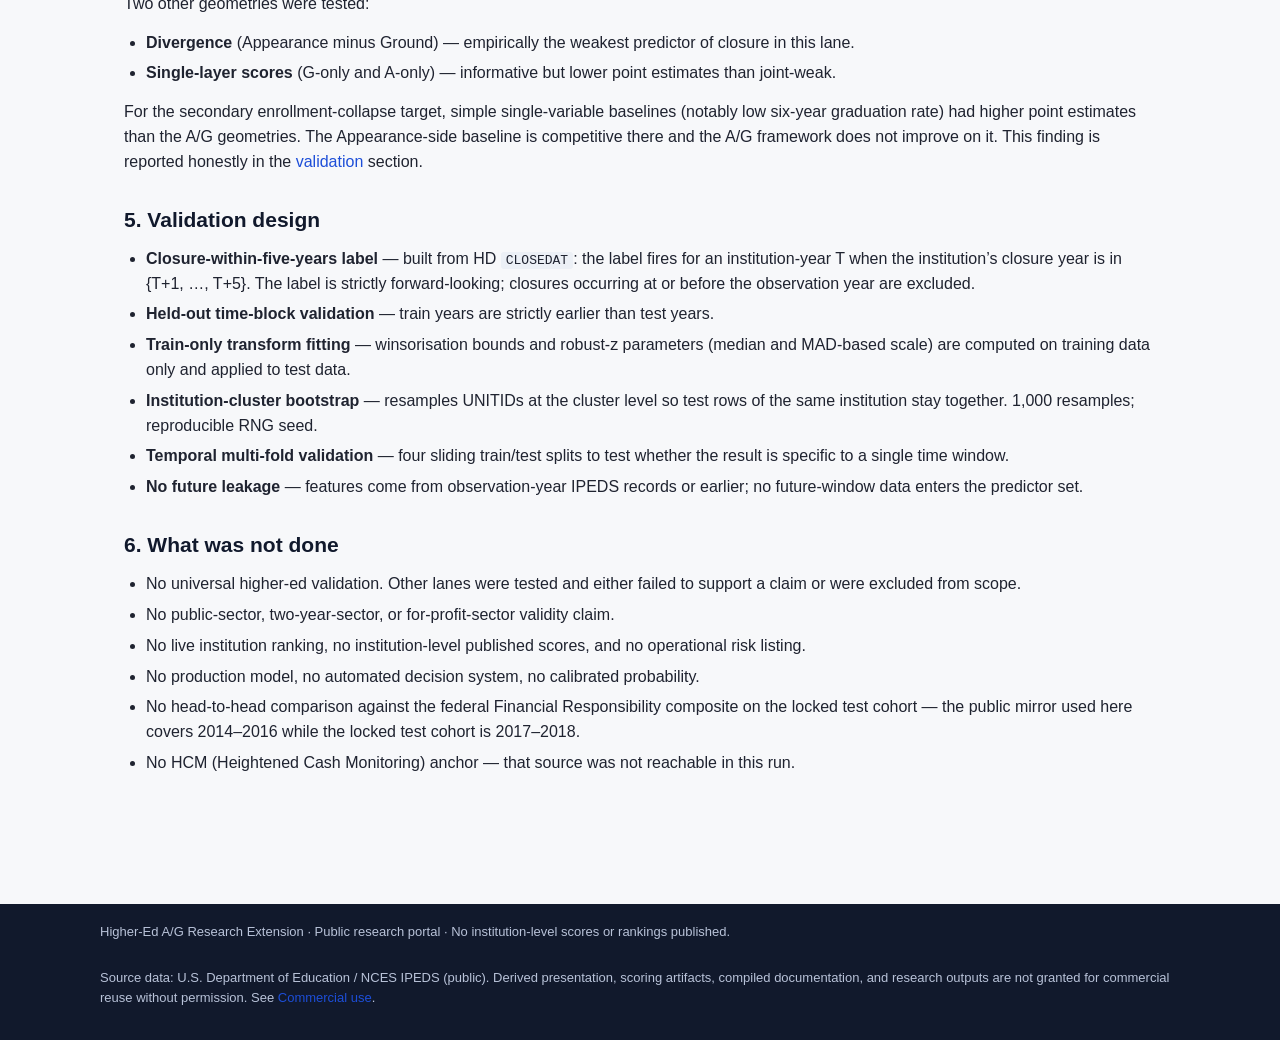
<file: methodology.html>
<!doctype html>
<html lang="en">
<head>
<meta charset="utf-8">
<meta name="viewport" content="width=device-width, initial-scale=1">
<meta name="description" content="Methodology of the Higher-Ed A/G Research Extension: IPEDS data sources, validated lane, G and A primitives, geometry choices, and validation design.">
<title>Methodology — Higher-Ed A/G Research Extension</title>
<link rel="stylesheet" href="assets/style.css">
</head>
<body>
<header class="site">
  <div class="site-inner">
    <div class="site-title">Higher-Ed A/G Research Extension
      <small>A public IPEDS study of institutional closure risk in a validated higher-ed subdomain.</small>
    </div>
    <nav class="primary"><ul>
      <li><a href="index.html">Overview</a></li>
      <li><a class="active" href="methodology.html">Methodology</a></li>
      <li><a href="validation.html">Validation</a></li>
      <li><a href="evidence.html">Evidence</a></li>
      <li><a href="limitations.html">Limitations</a></li>
      <li><a href="commercial-use.html">Commercial use</a></li>
    </ul></nav>
  </div>
</header>

<main>

<section>
<h1>Methodology</h1>
<p>The Higher-Ed A/G Research Extension applies a two-layer geometry — a Ground (<strong>G</strong>) layer of institutional financial structure and an Appearance (<strong>A</strong>) layer of institutional performance and continuation signals — to U.S. higher-education institutions, using public IPEDS data covering fiscal years 2014 through 2023.</p>
</section>

<section>
<h2>1. Data sources</h2>
<p>All inputs are real public NCES/IPEDS releases, fetched with documented provenance and SHA-256 fingerprints. No private data, no third-party scraping, and no synthetic substitution.</p>
<ul>
  <li><strong>HD</strong> — institutional directory (sector, control, level, Title-IV status, <code>CLOSEDAT</code>, <code>CYACTIVE</code>).</li>
  <li><strong>F2 / FASB</strong> — finance for private nonprofit institutions.</li>
  <li><strong>F1A / GASB</strong> — finance for public institutions.</li>
  <li><strong>F3</strong> — finance for for-profit institutions.</li>
  <li><strong>ADM</strong> — admissions counts (applied / admitted / enrolled).</li>
  <li><strong>GR</strong> — graduation rates (bachelor’s 150 % cohort).</li>
  <li><strong>EFFY</strong> — 12-month enrollment.</li>
  <li><strong>HD <code>CLOSEDAT</code> / <code>CYACTIVE</code></strong> — closure year used to define the closure-within-five-years label.</li>
</ul>
<p>The federal Financial Responsibility composite score was fetched as a comparator via the Urban Institute Education Data Portal (a public mirror of federal data). Its coverage stops at 2016 in the public mirror, which limits how it can be compared with the locked test cohort. See <a href="docs/ed-fr-baseline.html">ED Financial Responsibility Baseline</a>.</p>
</section>

<section>
<h2>2. Validated lane</h2>
<p>The validated lane is <strong>FASB × Sector 2 — private nonprofit four-year institutions</strong>. This lane was selected because:</p>
<ul>
  <li>FASB-filed financial statements are internally comparable across institutions.</li>
  <li>Bachelor’s-cohort graduation rates and admissions reporting are well populated for these institutions.</li>
  <li>Closure events are observable and dated through HD <code>CLOSEDAT</code>.</li>
</ul>
<p>Other lanes were not validated:</p>
<ul>
  <li><strong>GASB / public sector institutions</strong> — closure events in public four-year institutions are very rare in the panel window; only enrollment-collapse targets could be tested, with mixed results.</li>
  <li><strong>For-profit institutions</strong> — endowment-cushion is structurally absent for this family, and admissions/graduation reporting is sparser. The closure regime in this family also differs.</li>
  <li><strong>Two-year and community-college institutions</strong> — graduation/admissions reporting is structured around different cohorts, and a two-year-appropriate Appearance layer has not been built.</li>
</ul>
</section>

<section>
<h2>3. G and A in higher education</h2>
<p>The Ground layer summarises institutional financial structure: operating margin, net-position cushion, endowment cushion (where applicable), and leverage. These are computed family-specifically (FASB / GASB / for-profit) because the underlying chart of accounts differs across families. Cross-family numerical pooling is not performed.</p>
<p>The Appearance layer summarises institutional performance and continuation: graduation rate, admissions selectivity, and yield. This Appearance layer is well defined for four-year selective lanes and is not extended to two-year sectors in this work.</p>
<div class="limitation">
  <strong>What this work does not use.</strong> No single-scalar composite is computed across the two layers. The corporate divergence/co-collapse vocabulary is not imported as a positive claim: the empirically dominant closure regime in the validated higher-ed lane is <em>joint weakness</em>, not divergence.
</div>
</section>

<section>
<h2>4. Geometry</h2>
<p>The validated geometry is <strong>joint-weak G+A</strong> — institutions whose Ground and Appearance scores are both below their within-stratum medians. In the validated lane this geometry produced the strongest held-out closure AUROC and the strongest top-decile lift among the tested predictors.</p>
<p>Two other geometries were tested:</p>
<ul>
  <li><strong>Divergence</strong> (Appearance minus Ground) — empirically the weakest predictor of closure in this lane.</li>
  <li><strong>Single-layer scores</strong> (G-only and A-only) — informative but lower point estimates than joint-weak.</li>
</ul>
<p>For the secondary enrollment-collapse target, simple single-variable baselines (notably low six-year graduation rate) had higher point estimates than the A/G geometries. The Appearance-side baseline is competitive there and the A/G framework does not improve on it. This finding is reported honestly in the <a href="validation.html">validation</a> section.</p>
</section>

<section>
<h2>5. Validation design</h2>
<ul>
  <li><strong>Closure-within-five-years label</strong> — built from HD <code>CLOSEDAT</code>: the label fires for an institution-year T when the institution’s closure year is in {T+1, …, T+5}. The label is strictly forward-looking; closures occurring at or before the observation year are excluded.</li>
  <li><strong>Held-out time-block validation</strong> — train years are strictly earlier than test years.</li>
  <li><strong>Train-only transform fitting</strong> — winsorisation bounds and robust-z parameters (median and MAD-based scale) are computed on training data only and applied to test data.</li>
  <li><strong>Institution-cluster bootstrap</strong> — resamples UNITIDs at the cluster level so test rows of the same institution stay together. 1,000 resamples; reproducible RNG seed.</li>
  <li><strong>Temporal multi-fold validation</strong> — four sliding train/test splits to test whether the result is specific to a single time window.</li>
  <li><strong>No future leakage</strong> — features come from observation-year IPEDS records or earlier; no future-window data enters the predictor set.</li>
</ul>
</section>

<section>
<h2>6. What was not done</h2>
<ul>
  <li>No universal higher-ed validation. Other lanes were tested and either failed to support a claim or were excluded from scope.</li>
  <li>No public-sector, two-year-sector, or for-profit-sector validity claim.</li>
  <li>No live institution ranking, no institution-level published scores, and no operational risk listing.</li>
  <li>No production model, no automated decision system, no calibrated probability.</li>
  <li>No head-to-head comparison against the federal Financial Responsibility composite on the locked test cohort — the public mirror used here covers 2014–2016 while the locked test cohort is 2017–2018.</li>
  <li>No HCM (Heightened Cash Monitoring) anchor — that source was not reachable in this run.</li>
</ul>
</section>

</main>

<footer class="site">
  <div class="site-inner">
    <p>Higher-Ed A/G Research Extension · Public research portal · No institution-level scores or rankings published.</p>
    <p>Source data: U.S. Department of Education / NCES IPEDS (public). Derived presentation, scoring artifacts, compiled documentation, and research outputs are not granted for commercial reuse without permission. See <a href="commercial-use.html">Commercial use</a>.</p>
  </div>
</footer>

</body>
</html>
</file>
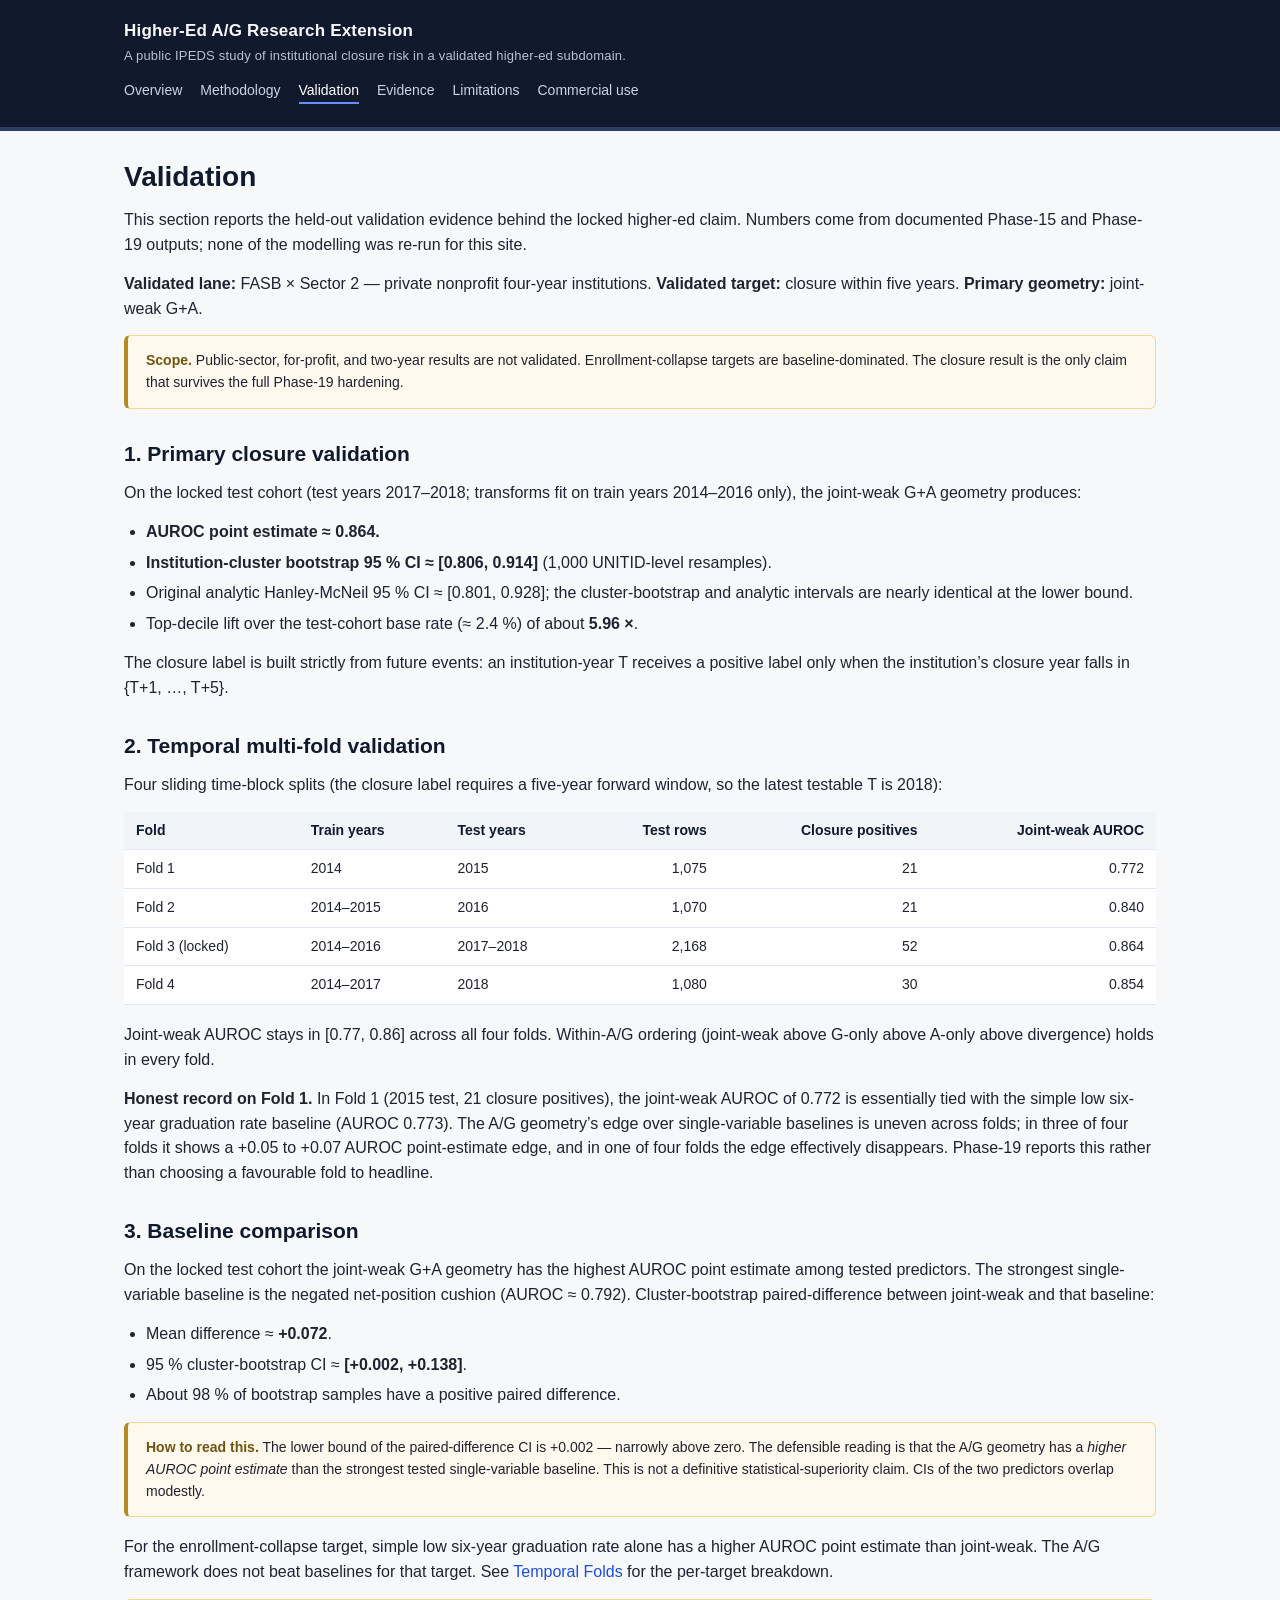
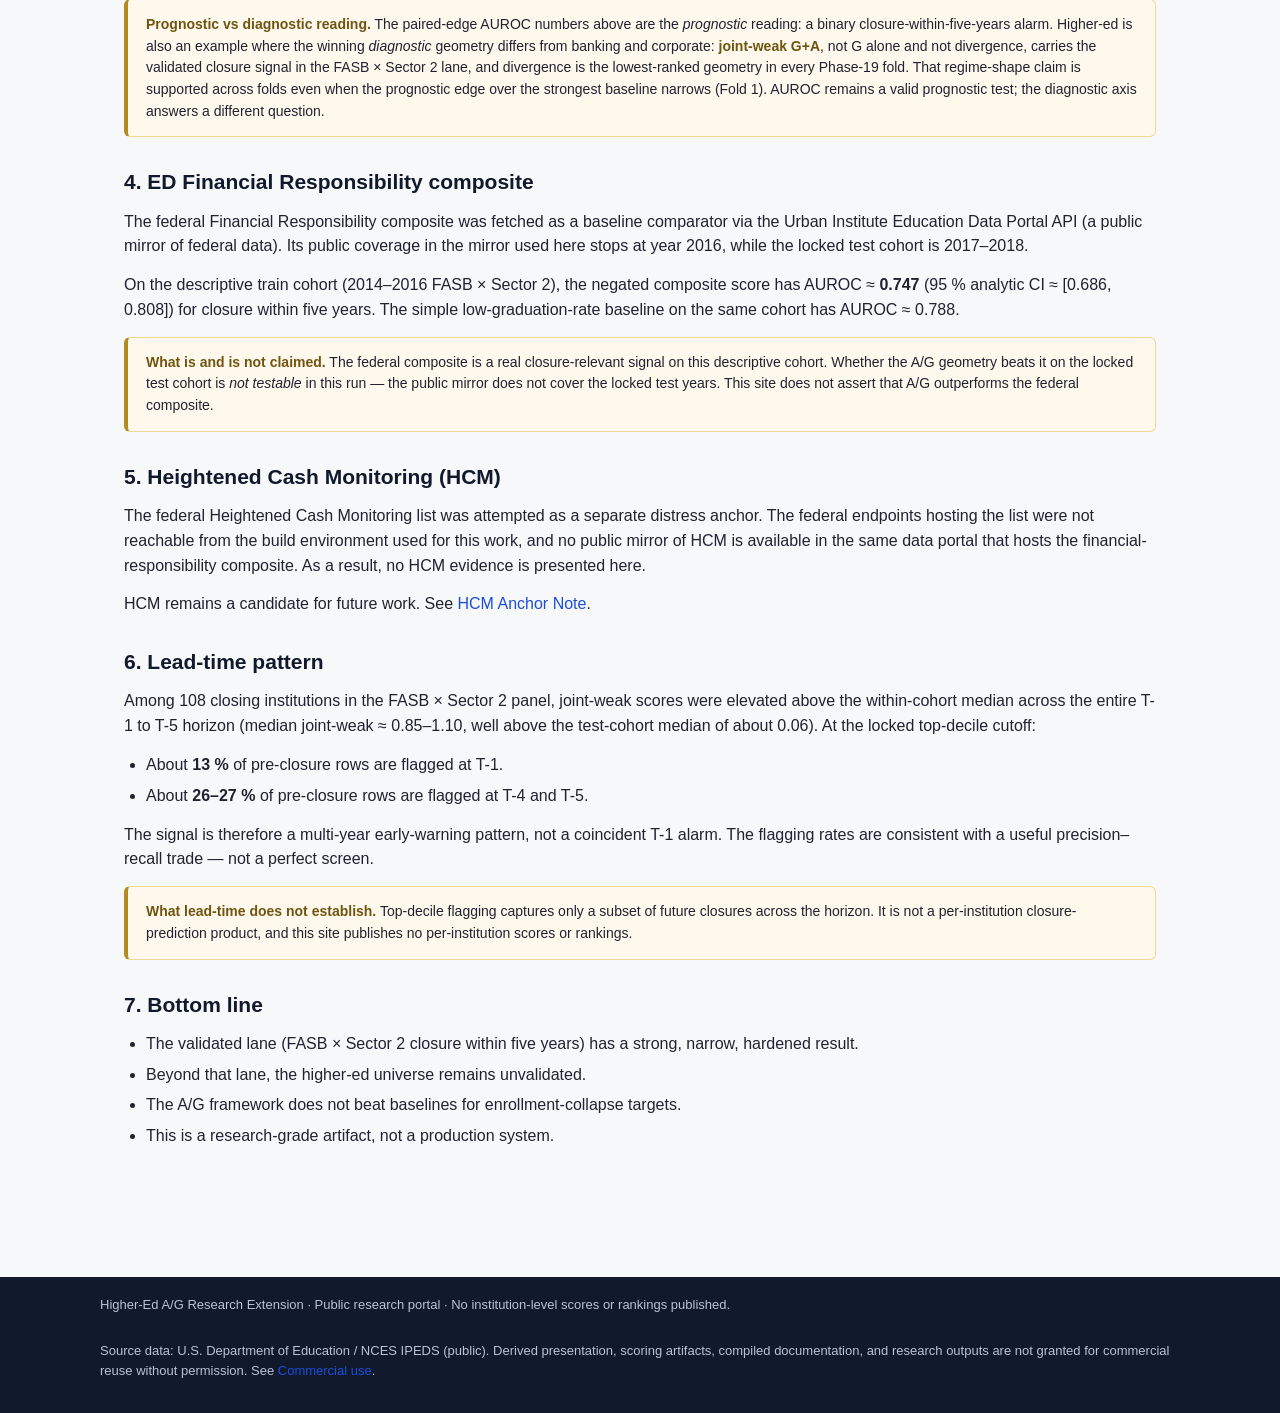
<file: validation.html>
<!doctype html>
<html lang="en">
<head>
<meta charset="utf-8">
<meta name="viewport" content="width=device-width, initial-scale=1">
<meta name="description" content="Validation results for the Higher-Ed A/G Research Extension: held-out AUROC, cluster-bootstrap CI, temporal multi-fold AUROC, baseline comparison, and lead-time pattern in the validated lane.">
<title>Validation — Higher-Ed A/G Research Extension</title>
<link rel="stylesheet" href="assets/style.css">
</head>
<body>
<header class="site">
  <div class="site-inner">
    <div class="site-title">Higher-Ed A/G Research Extension
      <small>A public IPEDS study of institutional closure risk in a validated higher-ed subdomain.</small>
    </div>
    <nav class="primary"><ul>
      <li><a href="index.html">Overview</a></li>
      <li><a href="methodology.html">Methodology</a></li>
      <li><a class="active" href="validation.html">Validation</a></li>
      <li><a href="evidence.html">Evidence</a></li>
      <li><a href="limitations.html">Limitations</a></li>
      <li><a href="commercial-use.html">Commercial use</a></li>
    </ul></nav>
  </div>
</header>

<main>

<section>
<h1>Validation</h1>
<p>This section reports the held-out validation evidence behind the locked higher-ed claim. Numbers come from documented Phase-15 and Phase-19 outputs; none of the modelling was re-run for this site.</p>
<p><strong>Validated lane:</strong> FASB × Sector 2 — private nonprofit four-year institutions. <strong>Validated target:</strong> closure within five years. <strong>Primary geometry:</strong> joint-weak G+A.</p>
<div class="limitation">
  <strong>Scope.</strong> Public-sector, for-profit, and two-year results are not validated. Enrollment-collapse targets are baseline-dominated. The closure result is the only claim that survives the full Phase-19 hardening.
</div>
</section>

<section>
<h2>1. Primary closure validation</h2>
<p>On the locked test cohort (test years 2017–2018; transforms fit on train years 2014–2016 only), the joint-weak G+A geometry produces:</p>
<ul>
  <li><strong>AUROC point estimate ≈ 0.864.</strong></li>
  <li><strong>Institution-cluster bootstrap 95 % CI ≈ [0.806, 0.914]</strong> (1,000 UNITID-level resamples).</li>
  <li>Original analytic Hanley-McNeil 95 % CI ≈ [0.801, 0.928]; the cluster-bootstrap and analytic intervals are nearly identical at the lower bound.</li>
  <li>Top-decile lift over the test-cohort base rate (≈ 2.4 %) of about <strong>5.96 ×</strong>.</li>
</ul>
<p>The closure label is built strictly from future events: an institution-year T receives a positive label only when the institution’s closure year falls in {T+1, …, T+5}.</p>
</section>

<section>
<h2>2. Temporal multi-fold validation</h2>
<p>Four sliding time-block splits (the closure label requires a five-year forward window, so the latest testable T is 2018):</p>
<div class="table-wrap">
<table>
<thead><tr><th>Fold</th><th>Train years</th><th>Test years</th><th class="num">Test rows</th><th class="num">Closure positives</th><th class="num">Joint-weak AUROC</th></tr></thead>
<tbody>
<tr><td>Fold 1</td><td>2014</td><td>2015</td><td class="num">1,075</td><td class="num">21</td><td class="num">0.772</td></tr>
<tr><td>Fold 2</td><td>2014–2015</td><td>2016</td><td class="num">1,070</td><td class="num">21</td><td class="num">0.840</td></tr>
<tr><td>Fold 3 (locked)</td><td>2014–2016</td><td>2017–2018</td><td class="num">2,168</td><td class="num">52</td><td class="num">0.864</td></tr>
<tr><td>Fold 4</td><td>2014–2017</td><td>2018</td><td class="num">1,080</td><td class="num">30</td><td class="num">0.854</td></tr>
</tbody>
</table>
</div>
<p>Joint-weak AUROC stays in [0.77, 0.86] across all four folds. Within-A/G ordering (joint-weak above G-only above A-only above divergence) holds in every fold.</p>
<p><strong>Honest record on Fold 1.</strong> In Fold 1 (2015 test, 21 closure positives), the joint-weak AUROC of 0.772 is essentially tied with the simple low six-year graduation rate baseline (AUROC 0.773). The A/G geometry’s edge over single-variable baselines is uneven across folds; in three of four folds it shows a +0.05 to +0.07 AUROC point-estimate edge, and in one of four folds the edge effectively disappears. Phase-19 reports this rather than choosing a favourable fold to headline.</p>
</section>

<section>
<h2>3. Baseline comparison</h2>
<p>On the locked test cohort the joint-weak G+A geometry has the highest AUROC point estimate among tested predictors. The strongest single-variable baseline is the negated net-position cushion (AUROC ≈ 0.792). Cluster-bootstrap paired-difference between joint-weak and that baseline:</p>
<ul>
  <li>Mean difference ≈ <strong>+0.072</strong>.</li>
  <li>95 % cluster-bootstrap CI ≈ <strong>[+0.002, +0.138]</strong>.</li>
  <li>About 98 % of bootstrap samples have a positive paired difference.</li>
</ul>
<div class="limitation">
  <strong>How to read this.</strong> The lower bound of the paired-difference CI is +0.002 — narrowly above zero. The defensible reading is that the A/G geometry has a <em>higher AUROC point estimate</em> than the strongest tested single-variable baseline. This is not a definitive statistical-superiority claim. CIs of the two predictors overlap modestly.
</div>
<p>For the enrollment-collapse target, simple low six-year graduation rate alone has a higher AUROC point estimate than joint-weak. The A/G framework does not beat baselines for that target. See <a href="docs/temporal-folds.html">Temporal Folds</a> for the per-target breakdown.</p>
<div class="limitation">
  <strong>Prognostic vs diagnostic reading.</strong> The
  paired-edge AUROC numbers above are the <em>prognostic</em>
  reading: a binary closure-within-five-years alarm. Higher-ed
  is also an example where the winning <em>diagnostic</em>
  geometry differs from banking and corporate: <strong>joint-weak
  G+A</strong>, not G alone and not divergence, carries the
  validated closure signal in the FASB × Sector 2 lane, and
  divergence is the lowest-ranked geometry in every Phase-19
  fold. That regime-shape claim is supported across folds even
  when the prognostic edge over the strongest baseline narrows
  (Fold 1). AUROC remains a valid prognostic test; the
  diagnostic axis answers a different question.
</div>
</section>

<section>
<h2>4. ED Financial Responsibility composite</h2>
<p>The federal Financial Responsibility composite was fetched as a baseline comparator via the Urban Institute Education Data Portal API (a public mirror of federal data). Its public coverage in the mirror used here stops at year 2016, while the locked test cohort is 2017–2018.</p>
<p>On the descriptive train cohort (2014–2016 FASB × Sector 2), the negated composite score has AUROC ≈ <strong>0.747</strong> (95 % analytic CI ≈ [0.686, 0.808]) for closure within five years. The simple low-graduation-rate baseline on the same cohort has AUROC ≈ 0.788.</p>
<div class="limitation">
  <strong>What is and is not claimed.</strong> The federal composite is a real closure-relevant signal on this descriptive cohort. Whether the A/G geometry beats it on the locked test cohort is <em>not testable</em> in this run — the public mirror does not cover the locked test years. This site does not assert that A/G outperforms the federal composite.
</div>
</section>

<section>
<h2>5. Heightened Cash Monitoring (HCM)</h2>
<p>The federal Heightened Cash Monitoring list was attempted as a separate distress anchor. The federal endpoints hosting the list were not reachable from the build environment used for this work, and no public mirror of HCM is available in the same data portal that hosts the financial-responsibility composite. As a result, no HCM evidence is presented here.</p>
<p>HCM remains a candidate for future work. See <a href="docs/hcm-anchor.html">HCM Anchor Note</a>.</p>
</section>

<section>
<h2>6. Lead-time pattern</h2>
<p>Among 108 closing institutions in the FASB × Sector 2 panel, joint-weak scores were elevated above the within-cohort median across the entire T-1 to T-5 horizon (median joint-weak ≈ 0.85–1.10, well above the test-cohort median of about 0.06). At the locked top-decile cutoff:</p>
<ul>
  <li>About <strong>13 %</strong> of pre-closure rows are flagged at T-1.</li>
  <li>About <strong>26–27 %</strong> of pre-closure rows are flagged at T-4 and T-5.</li>
</ul>
<p>The signal is therefore a multi-year early-warning pattern, not a coincident T-1 alarm. The flagging rates are consistent with a useful precision–recall trade — not a perfect screen.</p>
<div class="limitation">
  <strong>What lead-time does not establish.</strong> Top-decile flagging captures only a subset of future closures across the horizon. It is not a per-institution closure-prediction product, and this site publishes no per-institution scores or rankings.
</div>
</section>

<section>
<h2>7. Bottom line</h2>
<ul>
  <li>The validated lane (FASB × Sector 2 closure within five years) has a strong, narrow, hardened result.</li>
  <li>Beyond that lane, the higher-ed universe remains unvalidated.</li>
  <li>The A/G framework does not beat baselines for enrollment-collapse targets.</li>
  <li>This is a research-grade artifact, not a production system.</li>
</ul>
</section>

</main>

<footer class="site">
  <div class="site-inner">
    <p>Higher-Ed A/G Research Extension · Public research portal · No institution-level scores or rankings published.</p>
    <p>Source data: U.S. Department of Education / NCES IPEDS (public). Derived presentation, scoring artifacts, compiled documentation, and research outputs are not granted for commercial reuse without permission. See <a href="commercial-use.html">Commercial use</a>.</p>
  </div>
</footer>

</body>
</html>
</file>
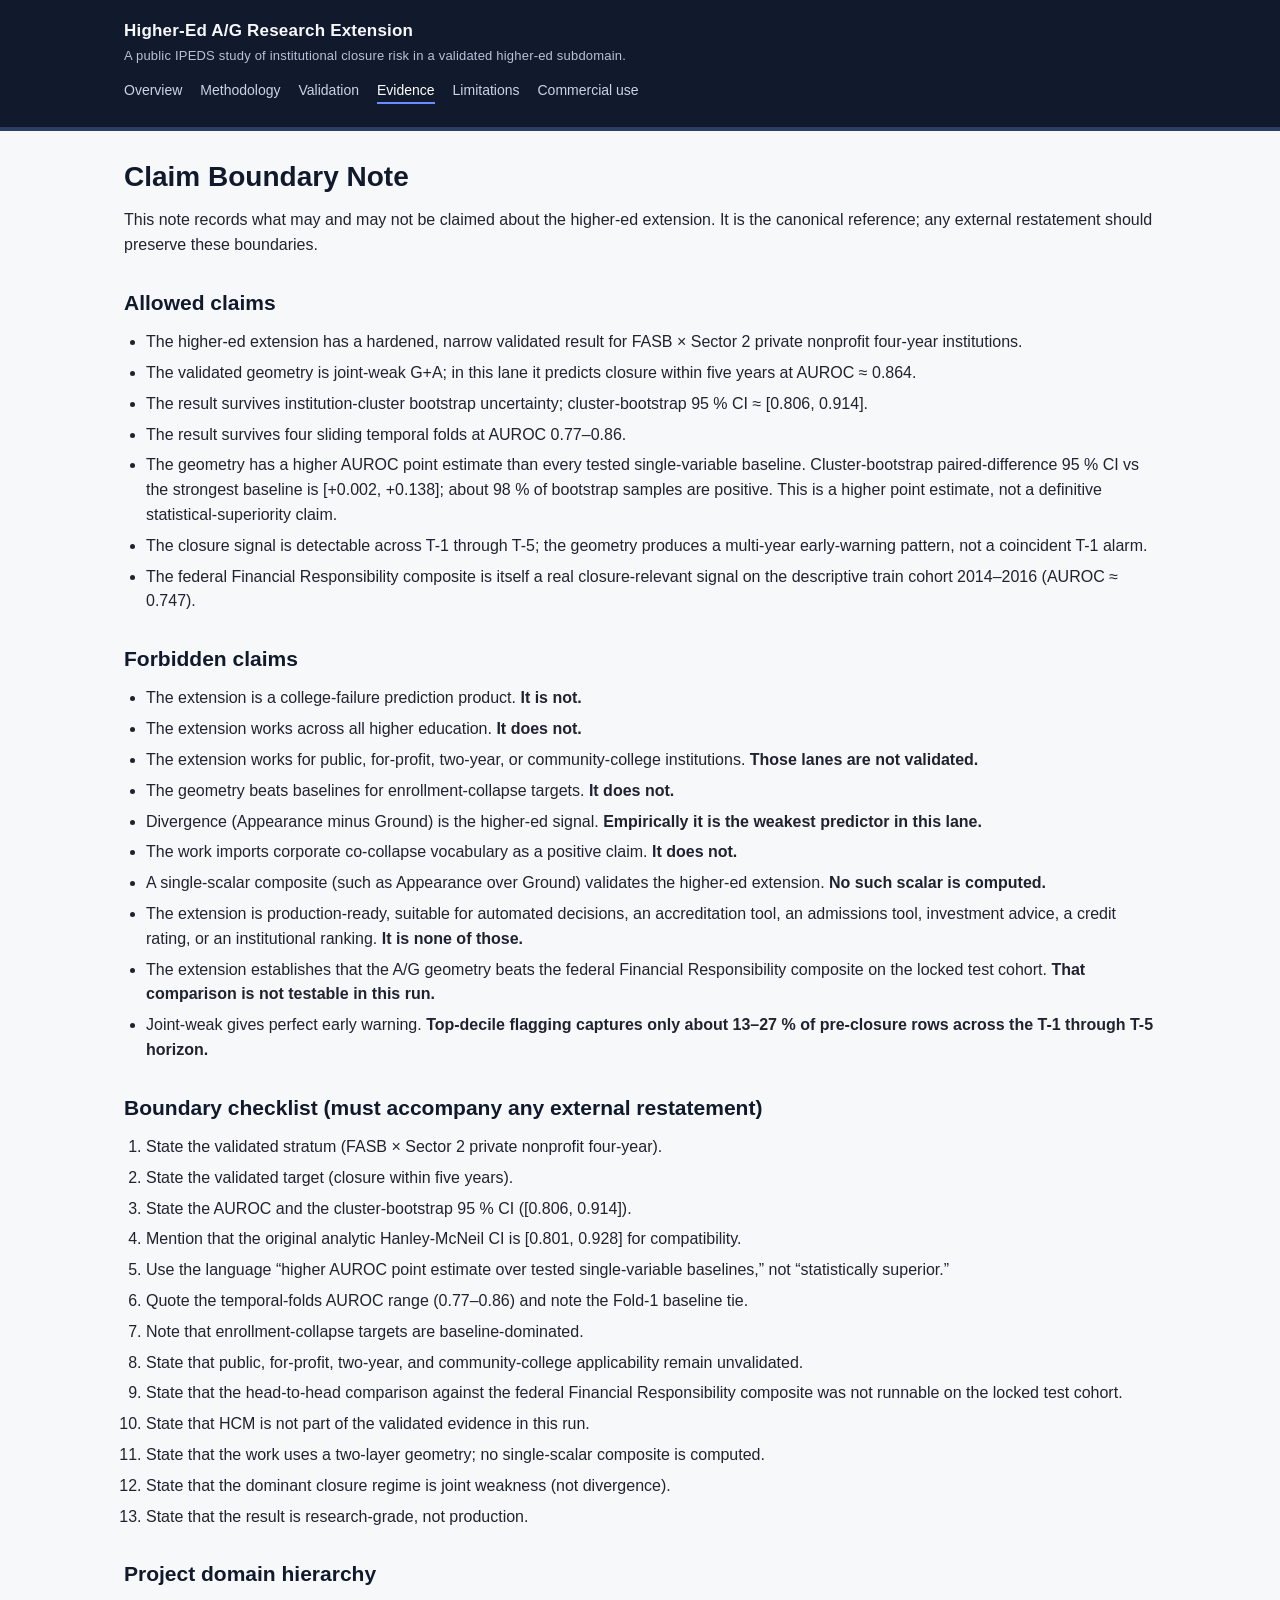
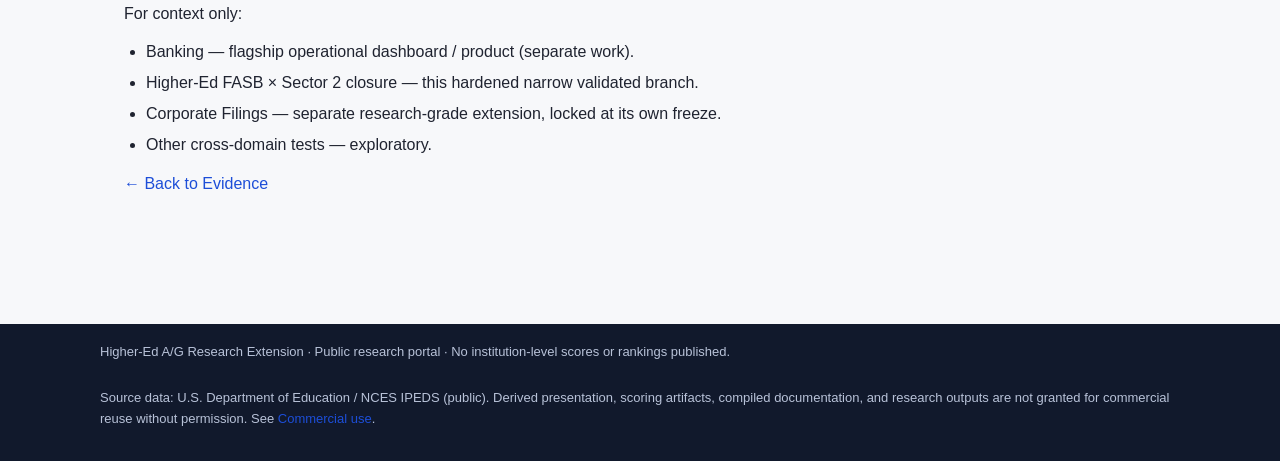
<file: docs/claim-boundary.html>
<!doctype html>
<html lang="en">
<head>
<meta charset="utf-8">
<meta name="viewport" content="width=device-width, initial-scale=1">
<meta name="description" content="Claim Boundary Note for the Higher-Ed A/G Research Extension. Allowed and forbidden claims, plus the boundary checklist that must accompany any external restatement of the result.">
<title>Claim Boundary Note — Higher-Ed A/G Research Extension</title>
<link rel="stylesheet" href="../assets/style.css">
</head>
<body>
<header class="site">
  <div class="site-inner">
    <div class="site-title">Higher-Ed A/G Research Extension
      <small>A public IPEDS study of institutional closure risk in a validated higher-ed subdomain.</small>
    </div>
    <nav class="primary"><ul>
      <li><a href="../index.html">Overview</a></li>
      <li><a href="../methodology.html">Methodology</a></li>
      <li><a href="../validation.html">Validation</a></li>
      <li><a class="active" href="../evidence.html">Evidence</a></li>
      <li><a href="../limitations.html">Limitations</a></li>
      <li><a href="../commercial-use.html">Commercial use</a></li>
    </ul></nav>
  </div>
</header>

<main>

<section>
<h1>Claim Boundary Note</h1>
<p>This note records what may and may not be claimed about the higher-ed extension. It is the canonical reference; any external restatement should preserve these boundaries.</p>
</section>

<section>
<h2>Allowed claims</h2>
<ul>
  <li>The higher-ed extension has a hardened, narrow validated result for FASB × Sector 2 private nonprofit four-year institutions.</li>
  <li>The validated geometry is joint-weak G+A; in this lane it predicts closure within five years at AUROC ≈ 0.864.</li>
  <li>The result survives institution-cluster bootstrap uncertainty; cluster-bootstrap 95 % CI ≈ [0.806, 0.914].</li>
  <li>The result survives four sliding temporal folds at AUROC 0.77–0.86.</li>
  <li>The geometry has a higher AUROC point estimate than every tested single-variable baseline. Cluster-bootstrap paired-difference 95 % CI vs the strongest baseline is [+0.002, +0.138]; about 98 % of bootstrap samples are positive. This is a higher point estimate, not a definitive statistical-superiority claim.</li>
  <li>The closure signal is detectable across T-1 through T-5; the geometry produces a multi-year early-warning pattern, not a coincident T-1 alarm.</li>
  <li>The federal Financial Responsibility composite is itself a real closure-relevant signal on the descriptive train cohort 2014–2016 (AUROC ≈ 0.747).</li>
</ul>
</section>

<section>
<h2>Forbidden claims</h2>
<ul>
  <li>The extension is a college-failure prediction product. <strong>It is not.</strong></li>
  <li>The extension works across all higher education. <strong>It does not.</strong></li>
  <li>The extension works for public, for-profit, two-year, or community-college institutions. <strong>Those lanes are not validated.</strong></li>
  <li>The geometry beats baselines for enrollment-collapse targets. <strong>It does not.</strong></li>
  <li>Divergence (Appearance minus Ground) is the higher-ed signal. <strong>Empirically it is the weakest predictor in this lane.</strong></li>
  <li>The work imports corporate co-collapse vocabulary as a positive claim. <strong>It does not.</strong></li>
  <li>A single-scalar composite (such as Appearance over Ground) validates the higher-ed extension. <strong>No such scalar is computed.</strong></li>
  <li>The extension is production-ready, suitable for automated decisions, an accreditation tool, an admissions tool, investment advice, a credit rating, or an institutional ranking. <strong>It is none of those.</strong></li>
  <li>The extension establishes that the A/G geometry beats the federal Financial Responsibility composite on the locked test cohort. <strong>That comparison is not testable in this run.</strong></li>
  <li>Joint-weak gives perfect early warning. <strong>Top-decile flagging captures only about 13–27 % of pre-closure rows across the T-1 through T-5 horizon.</strong></li>
</ul>
</section>

<section>
<h2>Boundary checklist (must accompany any external restatement)</h2>
<ol>
  <li>State the validated stratum (FASB × Sector 2 private nonprofit four-year).</li>
  <li>State the validated target (closure within five years).</li>
  <li>State the AUROC and the cluster-bootstrap 95 % CI ([0.806, 0.914]).</li>
  <li>Mention that the original analytic Hanley-McNeil CI is [0.801, 0.928] for compatibility.</li>
  <li>Use the language “higher AUROC point estimate over tested single-variable baselines,” not “statistically superior.”</li>
  <li>Quote the temporal-folds AUROC range (0.77–0.86) and note the Fold-1 baseline tie.</li>
  <li>Note that enrollment-collapse targets are baseline-dominated.</li>
  <li>State that public, for-profit, two-year, and community-college applicability remain unvalidated.</li>
  <li>State that the head-to-head comparison against the federal Financial Responsibility composite was not runnable on the locked test cohort.</li>
  <li>State that HCM is not part of the validated evidence in this run.</li>
  <li>State that the work uses a two-layer geometry; no single-scalar composite is computed.</li>
  <li>State that the dominant closure regime is joint weakness (not divergence).</li>
  <li>State that the result is research-grade, not production.</li>
</ol>
</section>

<section>
<h2>Project domain hierarchy</h2>
<p>For context only:</p>
<ul>
  <li>Banking — flagship operational dashboard / product (separate work).</li>
  <li>Higher-Ed FASB × Sector 2 closure — this hardened narrow validated branch.</li>
  <li>Corporate Filings — separate research-grade extension, locked at its own freeze.</li>
  <li>Other cross-domain tests — exploratory.</li>
</ul>
<p><a href="../evidence.html">← Back to Evidence</a></p>
</section>

</main>

<footer class="site">
  <div class="site-inner">
    <p>Higher-Ed A/G Research Extension · Public research portal · No institution-level scores or rankings published.</p>
    <p>Source data: U.S. Department of Education / NCES IPEDS (public). Derived presentation, scoring artifacts, compiled documentation, and research outputs are not granted for commercial reuse without permission. See <a href="../commercial-use.html">Commercial use</a>.</p>
  </div>
</footer>

</body>
</html>
</file>
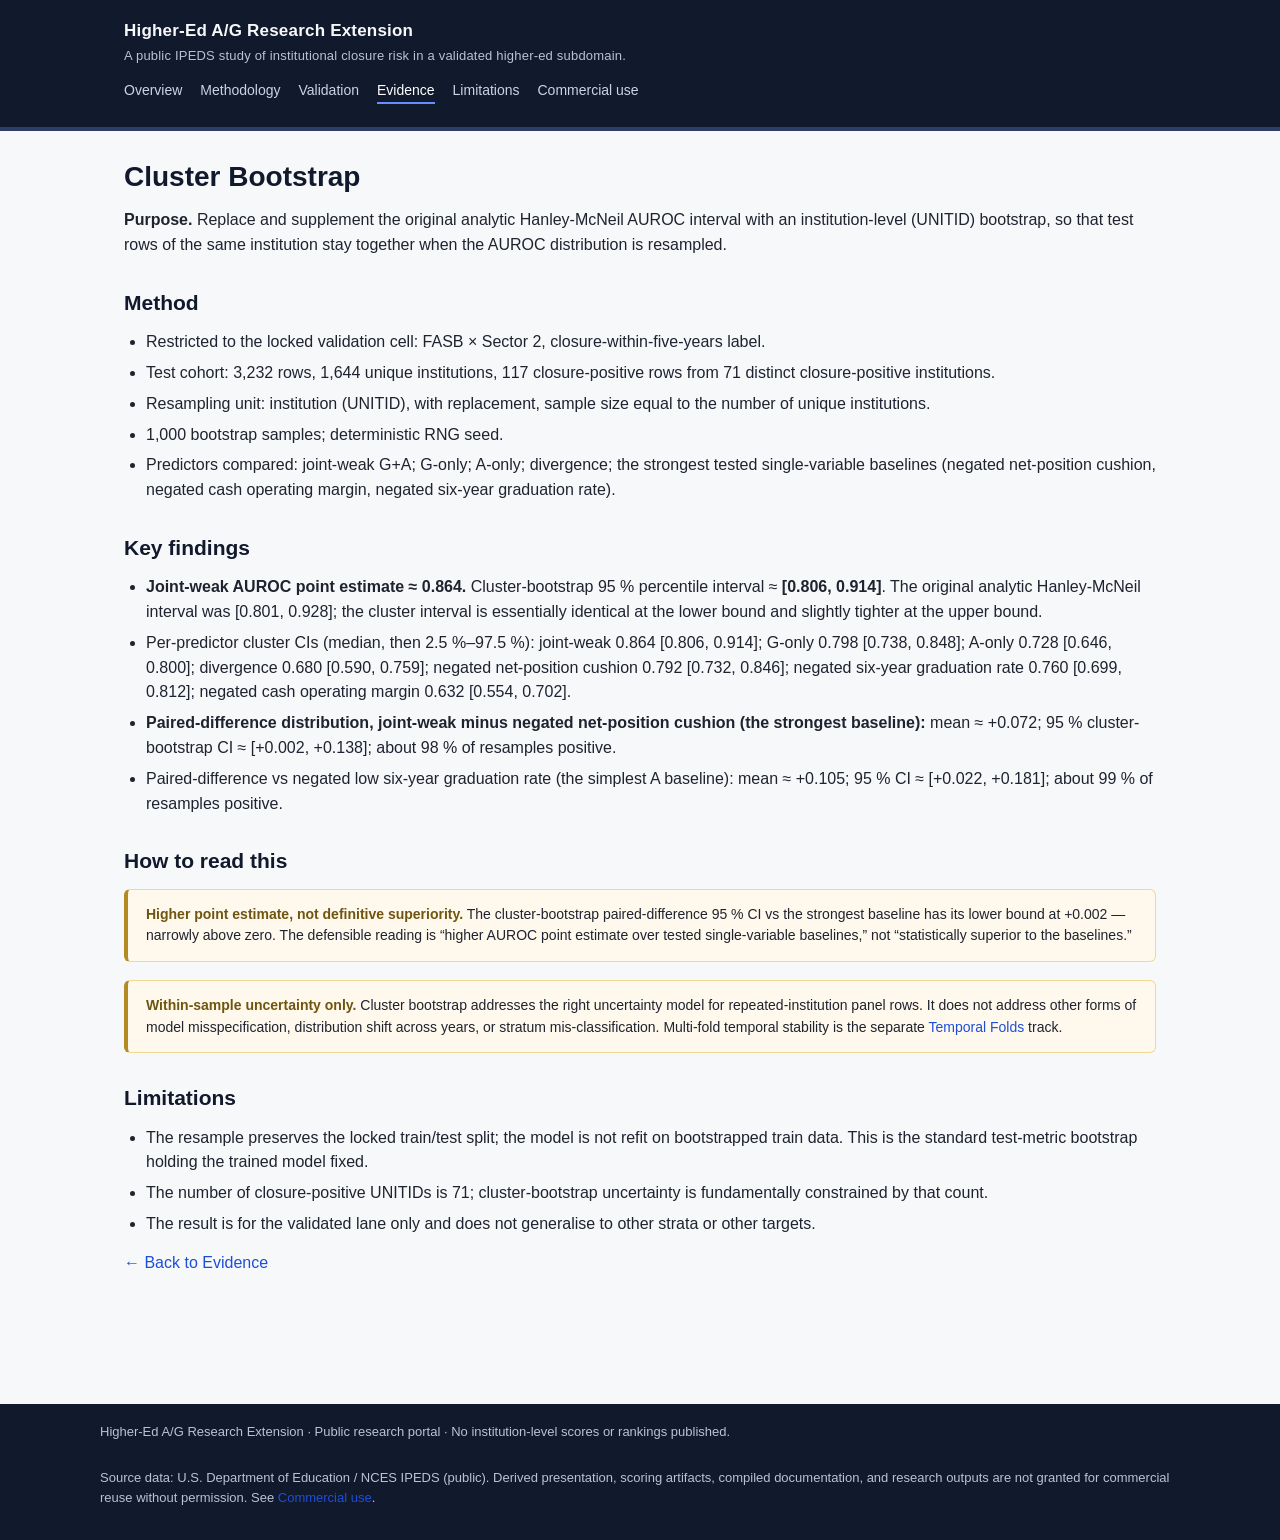
<file: docs/cluster-bootstrap.html>
<!doctype html>
<html lang="en">
<head>
<meta charset="utf-8">
<meta name="viewport" content="width=device-width, initial-scale=1">
<meta name="description" content="Cluster Bootstrap summary for the Higher-Ed A/G Research Extension. Institution-level resampling of the closure AUROC on the locked test cohort.">
<title>Cluster Bootstrap — Higher-Ed A/G Research Extension</title>
<link rel="stylesheet" href="../assets/style.css">
</head>
<body>
<header class="site">
  <div class="site-inner">
    <div class="site-title">Higher-Ed A/G Research Extension
      <small>A public IPEDS study of institutional closure risk in a validated higher-ed subdomain.</small>
    </div>
    <nav class="primary"><ul>
      <li><a href="../index.html">Overview</a></li>
      <li><a href="../methodology.html">Methodology</a></li>
      <li><a href="../validation.html">Validation</a></li>
      <li><a class="active" href="../evidence.html">Evidence</a></li>
      <li><a href="../limitations.html">Limitations</a></li>
      <li><a href="../commercial-use.html">Commercial use</a></li>
    </ul></nav>
  </div>
</header>

<main>

<section>
<h1>Cluster Bootstrap</h1>
<p><strong>Purpose.</strong> Replace and supplement the original analytic Hanley-McNeil AUROC interval with an institution-level (UNITID) bootstrap, so that test rows of the same institution stay together when the AUROC distribution is resampled.</p>
</section>

<section>
<h2>Method</h2>
<ul>
  <li>Restricted to the locked validation cell: FASB × Sector 2, closure-within-five-years label.</li>
  <li>Test cohort: 3,232 rows, 1,644 unique institutions, 117 closure-positive rows from 71 distinct closure-positive institutions.</li>
  <li>Resampling unit: institution (UNITID), with replacement, sample size equal to the number of unique institutions.</li>
  <li>1,000 bootstrap samples; deterministic RNG seed.</li>
  <li>Predictors compared: joint-weak G+A; G-only; A-only; divergence; the strongest tested single-variable baselines (negated net-position cushion, negated cash operating margin, negated six-year graduation rate).</li>
</ul>
</section>

<section>
<h2>Key findings</h2>
<ul>
  <li><strong>Joint-weak AUROC point estimate ≈ 0.864.</strong> Cluster-bootstrap 95 % percentile interval ≈ <strong>[0.806, 0.914]</strong>. The original analytic Hanley-McNeil interval was [0.801, 0.928]; the cluster interval is essentially identical at the lower bound and slightly tighter at the upper bound.</li>
  <li>Per-predictor cluster CIs (median, then 2.5 %–97.5 %): joint-weak 0.864 [0.806, 0.914]; G-only 0.798 [0.738, 0.848]; A-only 0.728 [0.646, 0.800]; divergence 0.680 [0.590, 0.759]; negated net-position cushion 0.792 [0.732, 0.846]; negated six-year graduation rate 0.760 [0.699, 0.812]; negated cash operating margin 0.632 [0.554, 0.702].</li>
  <li><strong>Paired-difference distribution, joint-weak minus negated net-position cushion (the strongest baseline):</strong> mean ≈ +0.072; 95 % cluster-bootstrap CI ≈ [+0.002, +0.138]; about 98 % of resamples positive.</li>
  <li>Paired-difference vs negated low six-year graduation rate (the simplest A baseline): mean ≈ +0.105; 95 % CI ≈ [+0.022, +0.181]; about 99 % of resamples positive.</li>
</ul>
</section>

<section>
<h2>How to read this</h2>
<div class="limitation">
  <strong>Higher point estimate, not definitive superiority.</strong> The cluster-bootstrap paired-difference 95 % CI vs the strongest baseline has its lower bound at +0.002 — narrowly above zero. The defensible reading is “higher AUROC point estimate over tested single-variable baselines,” not “statistically superior to the baselines.”
</div>
<div class="limitation">
  <strong>Within-sample uncertainty only.</strong> Cluster bootstrap addresses the right uncertainty model for repeated-institution panel rows. It does not address other forms of model misspecification, distribution shift across years, or stratum mis-classification. Multi-fold temporal stability is the separate <a href="temporal-folds.html">Temporal Folds</a> track.
</div>
</section>

<section>
<h2>Limitations</h2>
<ul>
  <li>The resample preserves the locked train/test split; the model is not refit on bootstrapped train data. This is the standard test-metric bootstrap holding the trained model fixed.</li>
  <li>The number of closure-positive UNITIDs is 71; cluster-bootstrap uncertainty is fundamentally constrained by that count.</li>
  <li>The result is for the validated lane only and does not generalise to other strata or other targets.</li>
</ul>
<p><a href="../evidence.html">← Back to Evidence</a></p>
</section>

</main>

<footer class="site">
  <div class="site-inner">
    <p>Higher-Ed A/G Research Extension · Public research portal · No institution-level scores or rankings published.</p>
    <p>Source data: U.S. Department of Education / NCES IPEDS (public). Derived presentation, scoring artifacts, compiled documentation, and research outputs are not granted for commercial reuse without permission. See <a href="../commercial-use.html">Commercial use</a>.</p>
  </div>
</footer>

</body>
</html>
</file>
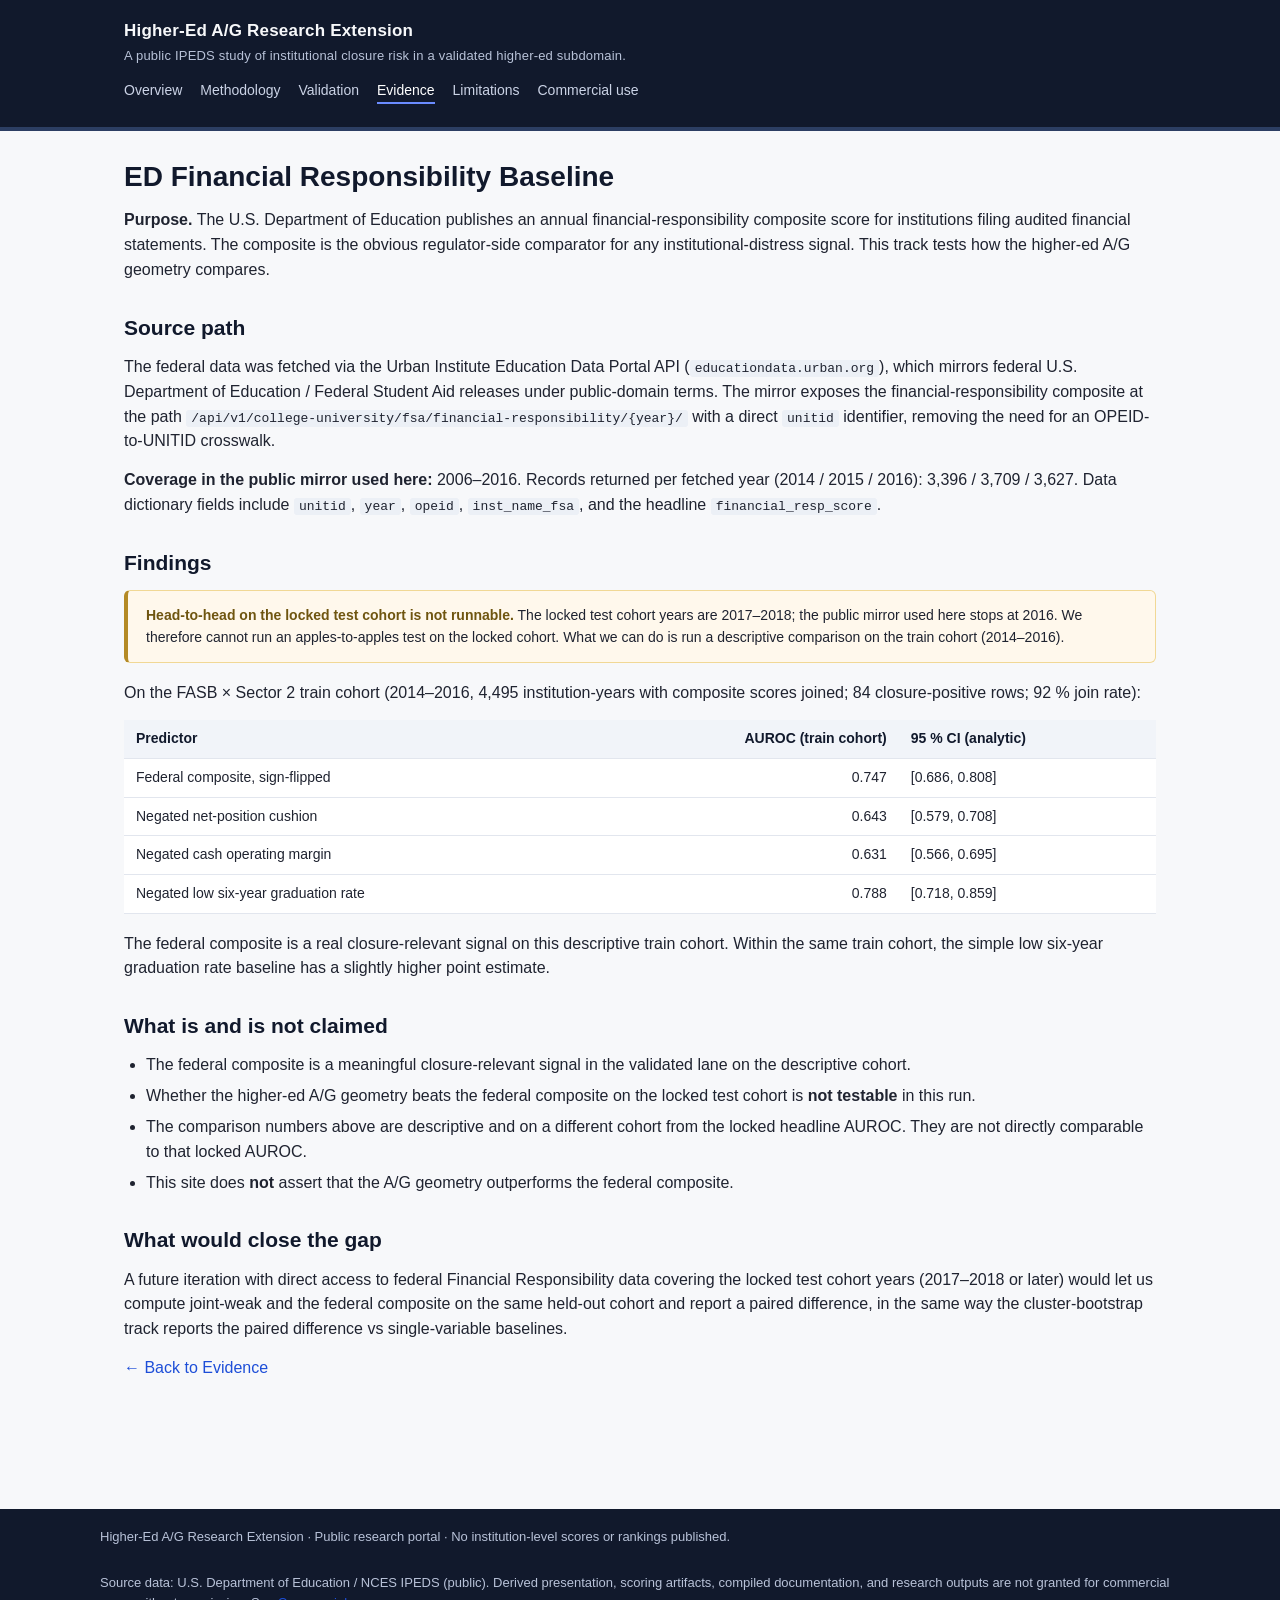
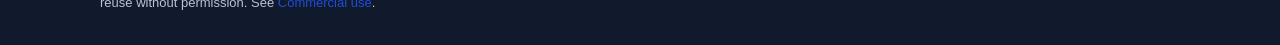
<file: docs/ed-fr-baseline.html>
<!doctype html>
<html lang="en">
<head>
<meta charset="utf-8">
<meta name="viewport" content="width=device-width, initial-scale=1">
<meta name="description" content="ED Financial Responsibility composite-score comparator for the Higher-Ed A/G Research Extension. Descriptive train-cohort comparison; head-to-head test on the locked test cohort is not runnable due to a data-coverage gap.">
<title>ED Financial Responsibility Baseline — Higher-Ed A/G Research Extension</title>
<link rel="stylesheet" href="../assets/style.css">
</head>
<body>
<header class="site">
  <div class="site-inner">
    <div class="site-title">Higher-Ed A/G Research Extension
      <small>A public IPEDS study of institutional closure risk in a validated higher-ed subdomain.</small>
    </div>
    <nav class="primary"><ul>
      <li><a href="../index.html">Overview</a></li>
      <li><a href="../methodology.html">Methodology</a></li>
      <li><a href="../validation.html">Validation</a></li>
      <li><a class="active" href="../evidence.html">Evidence</a></li>
      <li><a href="../limitations.html">Limitations</a></li>
      <li><a href="../commercial-use.html">Commercial use</a></li>
    </ul></nav>
  </div>
</header>

<main>

<section>
<h1>ED Financial Responsibility Baseline</h1>
<p><strong>Purpose.</strong> The U.S. Department of Education publishes an annual financial-responsibility composite score for institutions filing audited financial statements. The composite is the obvious regulator-side comparator for any institutional-distress signal. This track tests how the higher-ed A/G geometry compares.</p>
</section>

<section>
<h2>Source path</h2>
<p>The federal data was fetched via the Urban Institute Education Data Portal API (<code>educationdata.urban.org</code>), which mirrors federal U.S. Department of Education / Federal Student Aid releases under public-domain terms. The mirror exposes the financial-responsibility composite at the path <code>/api/v1/college-university/fsa/financial-responsibility/{year}/</code> with a direct <code>unitid</code> identifier, removing the need for an OPEID-to-UNITID crosswalk.</p>
<p><strong>Coverage in the public mirror used here:</strong> 2006–2016. Records returned per fetched year (2014 / 2015 / 2016): 3,396 / 3,709 / 3,627. Data dictionary fields include <code>unitid</code>, <code>year</code>, <code>opeid</code>, <code>inst_name_fsa</code>, and the headline <code>financial_resp_score</code>.</p>
</section>

<section>
<h2>Findings</h2>
<div class="limitation">
  <strong>Head-to-head on the locked test cohort is not runnable.</strong> The locked test cohort years are 2017–2018; the public mirror used here stops at 2016. We therefore cannot run an apples-to-apples test on the locked cohort. What we can do is run a descriptive comparison on the train cohort (2014–2016).
</div>
<p>On the FASB × Sector 2 train cohort (2014–2016, 4,495 institution-years with composite scores joined; 84 closure-positive rows; 92 % join rate):</p>
<div class="table-wrap">
<table>
<thead><tr><th>Predictor</th><th class="num">AUROC (train cohort)</th><th>95 % CI (analytic)</th></tr></thead>
<tbody>
<tr><td>Federal composite, sign-flipped</td><td class="num">0.747</td><td>[0.686, 0.808]</td></tr>
<tr><td>Negated net-position cushion</td><td class="num">0.643</td><td>[0.579, 0.708]</td></tr>
<tr><td>Negated cash operating margin</td><td class="num">0.631</td><td>[0.566, 0.695]</td></tr>
<tr><td>Negated low six-year graduation rate</td><td class="num">0.788</td><td>[0.718, 0.859]</td></tr>
</tbody>
</table>
</div>
<p>The federal composite is a real closure-relevant signal on this descriptive train cohort. Within the same train cohort, the simple low six-year graduation rate baseline has a slightly higher point estimate.</p>
</section>

<section>
<h2>What is and is not claimed</h2>
<ul>
  <li>The federal composite is a meaningful closure-relevant signal in the validated lane on the descriptive cohort.</li>
  <li>Whether the higher-ed A/G geometry beats the federal composite on the locked test cohort is <strong>not testable</strong> in this run.</li>
  <li>The comparison numbers above are descriptive and on a different cohort from the locked headline AUROC. They are not directly comparable to that locked AUROC.</li>
  <li>This site does <strong>not</strong> assert that the A/G geometry outperforms the federal composite.</li>
</ul>
</section>

<section>
<h2>What would close the gap</h2>
<p>A future iteration with direct access to federal Financial Responsibility data covering the locked test cohort years (2017–2018 or later) would let us compute joint-weak and the federal composite on the same held-out cohort and report a paired difference, in the same way the cluster-bootstrap track reports the paired difference vs single-variable baselines.</p>
<p><a href="../evidence.html">← Back to Evidence</a></p>
</section>

</main>

<footer class="site">
  <div class="site-inner">
    <p>Higher-Ed A/G Research Extension · Public research portal · No institution-level scores or rankings published.</p>
    <p>Source data: U.S. Department of Education / NCES IPEDS (public). Derived presentation, scoring artifacts, compiled documentation, and research outputs are not granted for commercial reuse without permission. See <a href="../commercial-use.html">Commercial use</a>.</p>
  </div>
</footer>

</body>
</html>
</file>
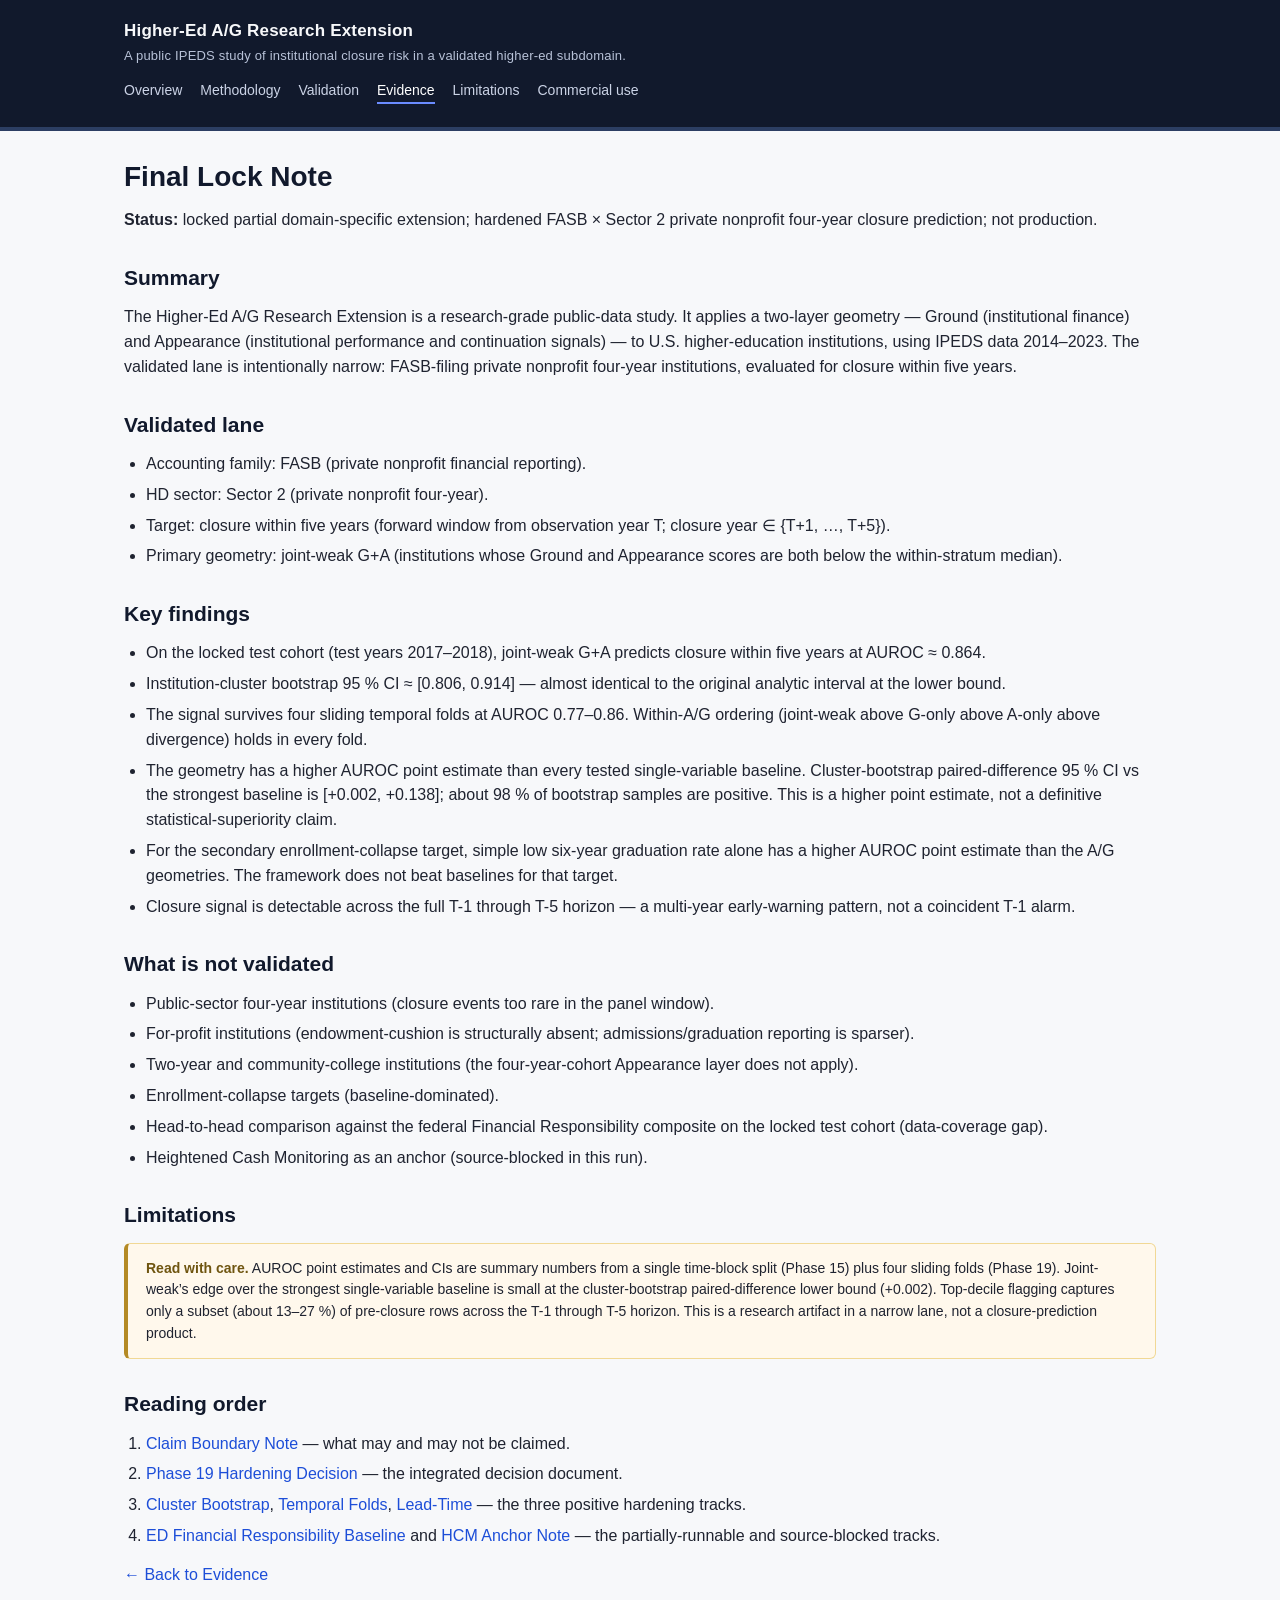
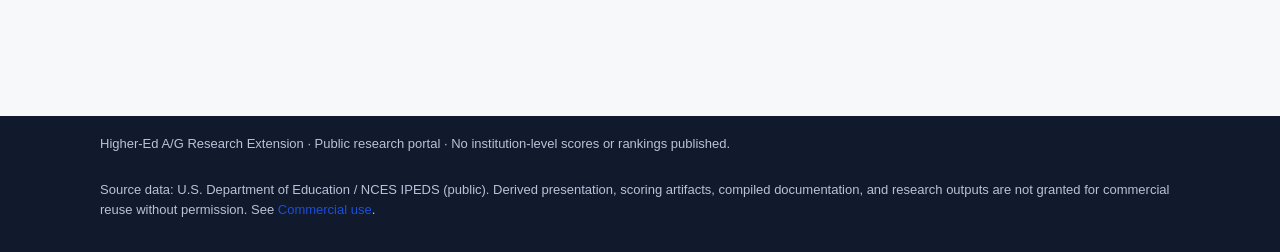
<file: docs/final-lock.html>
<!doctype html>
<html lang="en">
<head>
<meta charset="utf-8">
<meta name="viewport" content="width=device-width, initial-scale=1">
<meta name="description" content="Plain-language Final Lock Note for the Higher-Ed A/G Research Extension. Locked classification, validated lane, headline result, geometry role, and Phase-19 hardening summary.">
<title>Final Lock Note — Higher-Ed A/G Research Extension</title>
<link rel="stylesheet" href="../assets/style.css">
</head>
<body>
<header class="site">
  <div class="site-inner">
    <div class="site-title">Higher-Ed A/G Research Extension
      <small>A public IPEDS study of institutional closure risk in a validated higher-ed subdomain.</small>
    </div>
    <nav class="primary"><ul>
      <li><a href="../index.html">Overview</a></li>
      <li><a href="../methodology.html">Methodology</a></li>
      <li><a href="../validation.html">Validation</a></li>
      <li><a class="active" href="../evidence.html">Evidence</a></li>
      <li><a href="../limitations.html">Limitations</a></li>
      <li><a href="../commercial-use.html">Commercial use</a></li>
    </ul></nav>
  </div>
</header>

<main>

<section>
<h1>Final Lock Note</h1>
<p><strong>Status:</strong> locked partial domain-specific extension; hardened FASB × Sector 2 private nonprofit four-year closure prediction; not production.</p>
</section>

<section>
<h2>Summary</h2>
<p>The Higher-Ed A/G Research Extension is a research-grade public-data study. It applies a two-layer geometry — Ground (institutional finance) and Appearance (institutional performance and continuation signals) — to U.S. higher-education institutions, using IPEDS data 2014–2023. The validated lane is intentionally narrow: FASB-filing private nonprofit four-year institutions, evaluated for closure within five years.</p>
</section>

<section>
<h2>Validated lane</h2>
<ul>
  <li>Accounting family: FASB (private nonprofit financial reporting).</li>
  <li>HD sector: Sector 2 (private nonprofit four-year).</li>
  <li>Target: closure within five years (forward window from observation year T; closure year ∈ {T+1, …, T+5}).</li>
  <li>Primary geometry: joint-weak G+A (institutions whose Ground and Appearance scores are both below the within-stratum median).</li>
</ul>
</section>

<section>
<h2>Key findings</h2>
<ul>
  <li>On the locked test cohort (test years 2017–2018), joint-weak G+A predicts closure within five years at AUROC ≈ 0.864.</li>
  <li>Institution-cluster bootstrap 95 % CI ≈ [0.806, 0.914] — almost identical to the original analytic interval at the lower bound.</li>
  <li>The signal survives four sliding temporal folds at AUROC 0.77–0.86. Within-A/G ordering (joint-weak above G-only above A-only above divergence) holds in every fold.</li>
  <li>The geometry has a higher AUROC point estimate than every tested single-variable baseline. Cluster-bootstrap paired-difference 95 % CI vs the strongest baseline is [+0.002, +0.138]; about 98 % of bootstrap samples are positive. This is a higher point estimate, not a definitive statistical-superiority claim.</li>
  <li>For the secondary enrollment-collapse target, simple low six-year graduation rate alone has a higher AUROC point estimate than the A/G geometries. The framework does not beat baselines for that target.</li>
  <li>Closure signal is detectable across the full T-1 through T-5 horizon — a multi-year early-warning pattern, not a coincident T-1 alarm.</li>
</ul>
</section>

<section>
<h2>What is not validated</h2>
<ul>
  <li>Public-sector four-year institutions (closure events too rare in the panel window).</li>
  <li>For-profit institutions (endowment-cushion is structurally absent; admissions/graduation reporting is sparser).</li>
  <li>Two-year and community-college institutions (the four-year-cohort Appearance layer does not apply).</li>
  <li>Enrollment-collapse targets (baseline-dominated).</li>
  <li>Head-to-head comparison against the federal Financial Responsibility composite on the locked test cohort (data-coverage gap).</li>
  <li>Heightened Cash Monitoring as an anchor (source-blocked in this run).</li>
</ul>
</section>

<section>
<h2>Limitations</h2>
<div class="limitation">
  <strong>Read with care.</strong> AUROC point estimates and CIs are summary numbers from a single time-block split (Phase 15) plus four sliding folds (Phase 19). Joint-weak’s edge over the strongest single-variable baseline is small at the cluster-bootstrap paired-difference lower bound (+0.002). Top-decile flagging captures only a subset (about 13–27 %) of pre-closure rows across the T-1 through T-5 horizon. This is a research artifact in a narrow lane, not a closure-prediction product.
</div>
</section>

<section>
<h2>Reading order</h2>
<ol>
  <li><a href="claim-boundary.html">Claim Boundary Note</a> — what may and may not be claimed.</li>
  <li><a href="phase19-decision.html">Phase 19 Hardening Decision</a> — the integrated decision document.</li>
  <li><a href="cluster-bootstrap.html">Cluster Bootstrap</a>, <a href="temporal-folds.html">Temporal Folds</a>, <a href="lead-time.html">Lead-Time</a> — the three positive hardening tracks.</li>
  <li><a href="ed-fr-baseline.html">ED Financial Responsibility Baseline</a> and <a href="hcm-anchor.html">HCM Anchor Note</a> — the partially-runnable and source-blocked tracks.</li>
</ol>
<p><a href="../evidence.html">← Back to Evidence</a></p>
</section>

</main>

<footer class="site">
  <div class="site-inner">
    <p>Higher-Ed A/G Research Extension · Public research portal · No institution-level scores or rankings published.</p>
    <p>Source data: U.S. Department of Education / NCES IPEDS (public). Derived presentation, scoring artifacts, compiled documentation, and research outputs are not granted for commercial reuse without permission. See <a href="../commercial-use.html">Commercial use</a>.</p>
  </div>
</footer>

</body>
</html>
</file>
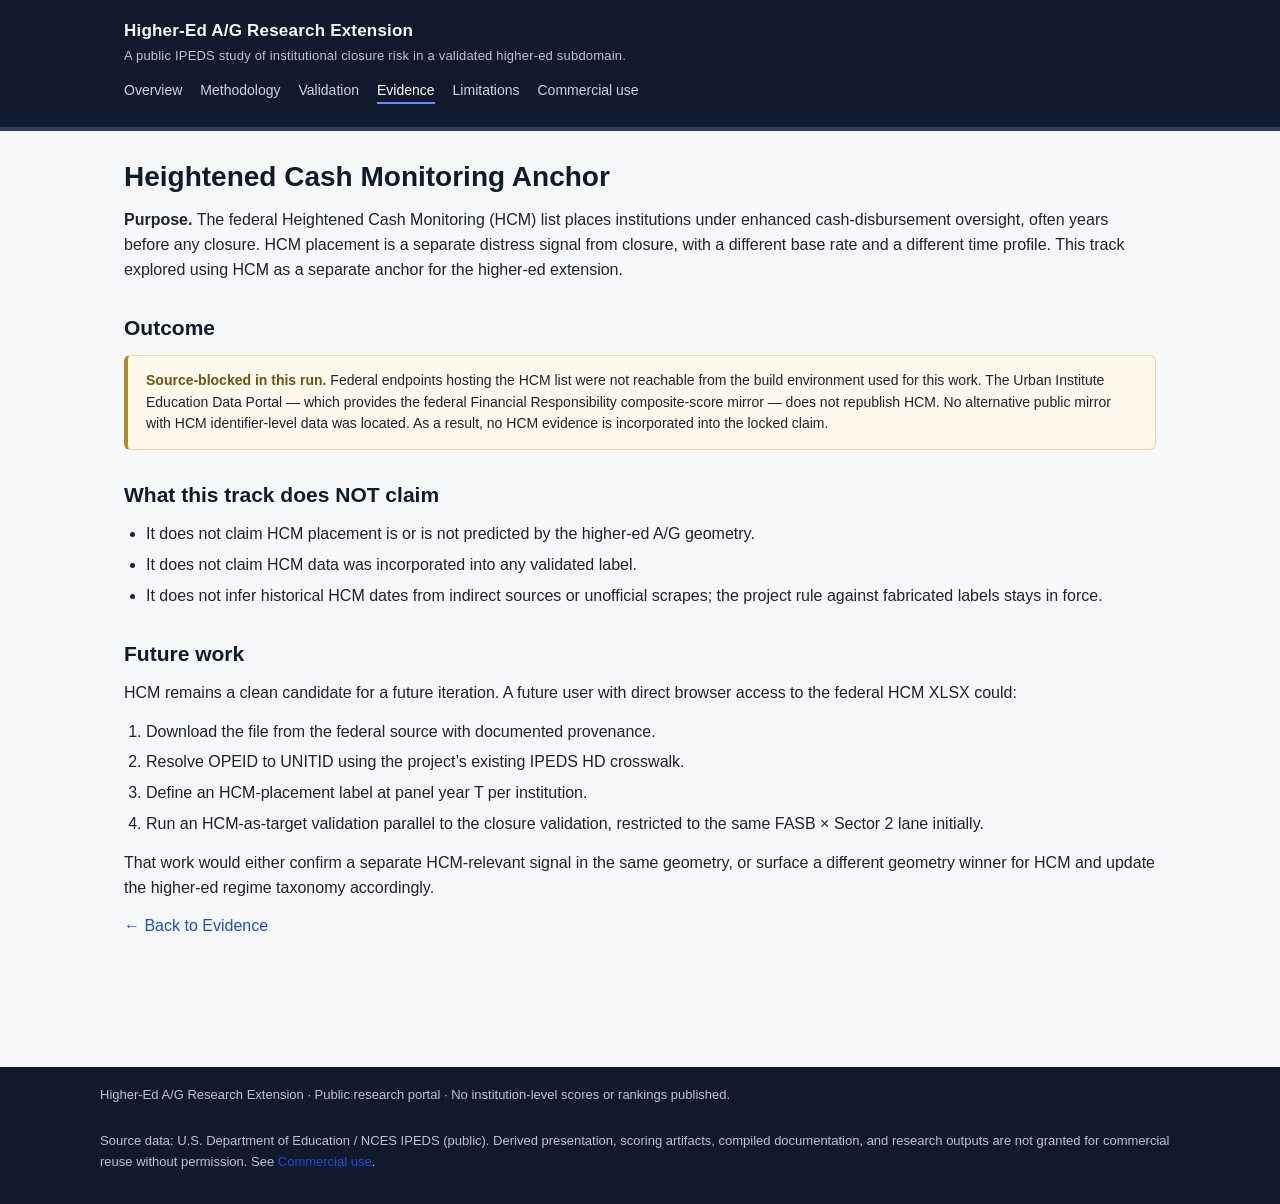
<file: docs/hcm-anchor.html>
<!doctype html>
<html lang="en">
<head>
<meta charset="utf-8">
<meta name="viewport" content="width=device-width, initial-scale=1">
<meta name="description" content="HCM Anchor Note for the Higher-Ed A/G Research Extension. Heightened Cash Monitoring as an alternative distress anchor; source-blocked in this run; documented as a candidate for future work.">
<title>Heightened Cash Monitoring Anchor — Higher-Ed A/G Research Extension</title>
<link rel="stylesheet" href="../assets/style.css">
</head>
<body>
<header class="site">
  <div class="site-inner">
    <div class="site-title">Higher-Ed A/G Research Extension
      <small>A public IPEDS study of institutional closure risk in a validated higher-ed subdomain.</small>
    </div>
    <nav class="primary"><ul>
      <li><a href="../index.html">Overview</a></li>
      <li><a href="../methodology.html">Methodology</a></li>
      <li><a href="../validation.html">Validation</a></li>
      <li><a class="active" href="../evidence.html">Evidence</a></li>
      <li><a href="../limitations.html">Limitations</a></li>
      <li><a href="../commercial-use.html">Commercial use</a></li>
    </ul></nav>
  </div>
</header>

<main>

<section>
<h1>Heightened Cash Monitoring Anchor</h1>
<p><strong>Purpose.</strong> The federal Heightened Cash Monitoring (HCM) list places institutions under enhanced cash-disbursement oversight, often years before any closure. HCM placement is a separate distress signal from closure, with a different base rate and a different time profile. This track explored using HCM as a separate anchor for the higher-ed extension.</p>
</section>

<section>
<h2>Outcome</h2>
<div class="limitation">
  <strong>Source-blocked in this run.</strong> Federal endpoints hosting the HCM list were not reachable from the build environment used for this work. The Urban Institute Education Data Portal — which provides the federal Financial Responsibility composite-score mirror — does not republish HCM. No alternative public mirror with HCM identifier-level data was located. As a result, no HCM evidence is incorporated into the locked claim.
</div>
</section>

<section>
<h2>What this track does NOT claim</h2>
<ul>
  <li>It does not claim HCM placement is or is not predicted by the higher-ed A/G geometry.</li>
  <li>It does not claim HCM data was incorporated into any validated label.</li>
  <li>It does not infer historical HCM dates from indirect sources or unofficial scrapes; the project rule against fabricated labels stays in force.</li>
</ul>
</section>

<section>
<h2>Future work</h2>
<p>HCM remains a clean candidate for a future iteration. A future user with direct browser access to the federal HCM XLSX could:</p>
<ol>
  <li>Download the file from the federal source with documented provenance.</li>
  <li>Resolve OPEID to UNITID using the project’s existing IPEDS HD crosswalk.</li>
  <li>Define an HCM-placement label at panel year T per institution.</li>
  <li>Run an HCM-as-target validation parallel to the closure validation, restricted to the same FASB × Sector 2 lane initially.</li>
</ol>
<p>That work would either confirm a separate HCM-relevant signal in the same geometry, or surface a different geometry winner for HCM and update the higher-ed regime taxonomy accordingly.</p>
<p><a href="../evidence.html">← Back to Evidence</a></p>
</section>

</main>

<footer class="site">
  <div class="site-inner">
    <p>Higher-Ed A/G Research Extension · Public research portal · No institution-level scores or rankings published.</p>
    <p>Source data: U.S. Department of Education / NCES IPEDS (public). Derived presentation, scoring artifacts, compiled documentation, and research outputs are not granted for commercial reuse without permission. See <a href="../commercial-use.html">Commercial use</a>.</p>
  </div>
</footer>

</body>
</html>
</file>
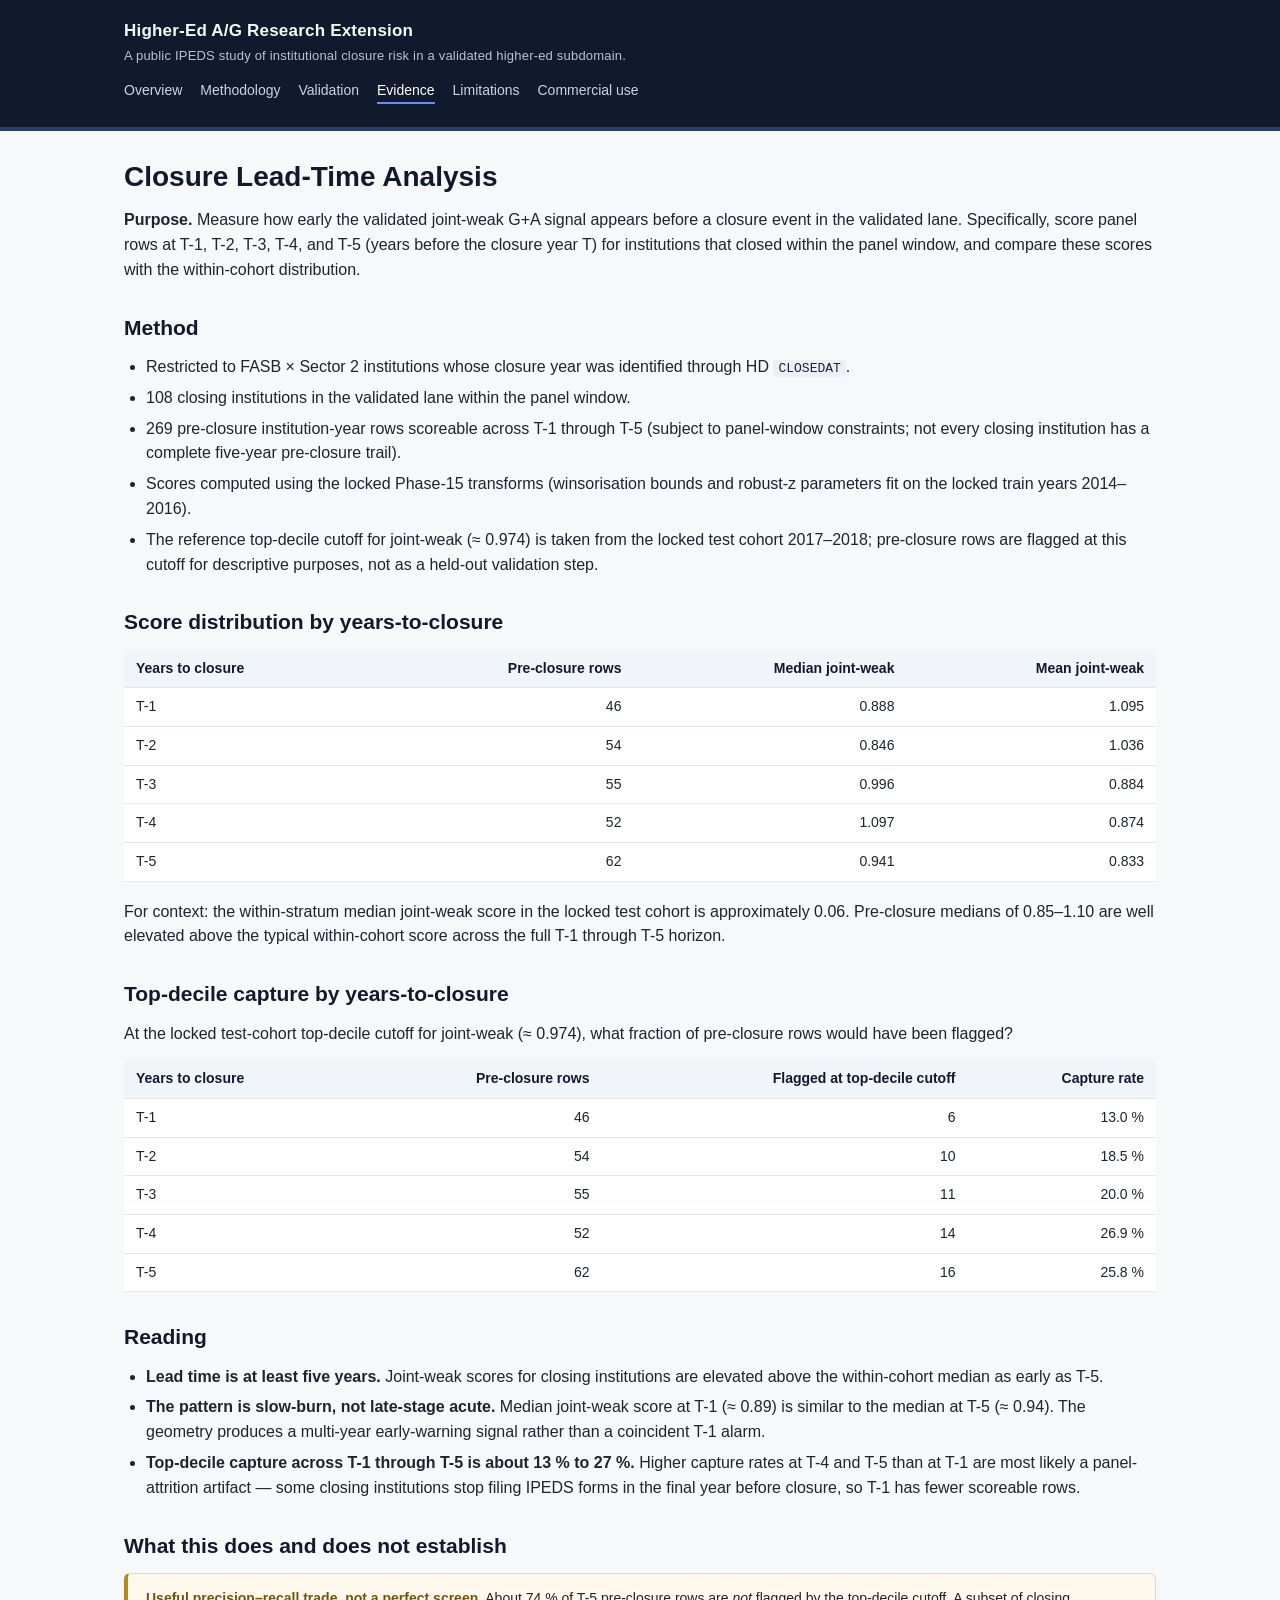
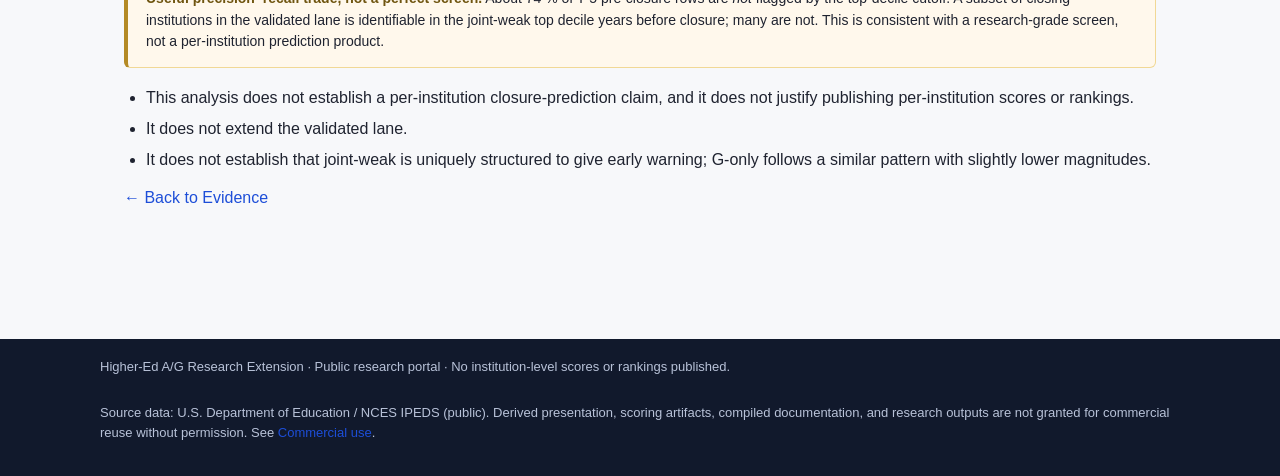
<file: docs/lead-time.html>
<!doctype html>
<html lang="en">
<head>
<meta charset="utf-8">
<meta name="viewport" content="width=device-width, initial-scale=1">
<meta name="description" content="Closure Lead-Time Analysis for the Higher-Ed A/G Research Extension. Score distributions and top-decile capture rates at T-1 through T-5 for closing institutions in the validated lane.">
<title>Closure Lead-Time — Higher-Ed A/G Research Extension</title>
<link rel="stylesheet" href="../assets/style.css">
</head>
<body>
<header class="site">
  <div class="site-inner">
    <div class="site-title">Higher-Ed A/G Research Extension
      <small>A public IPEDS study of institutional closure risk in a validated higher-ed subdomain.</small>
    </div>
    <nav class="primary"><ul>
      <li><a href="../index.html">Overview</a></li>
      <li><a href="../methodology.html">Methodology</a></li>
      <li><a href="../validation.html">Validation</a></li>
      <li><a class="active" href="../evidence.html">Evidence</a></li>
      <li><a href="../limitations.html">Limitations</a></li>
      <li><a href="../commercial-use.html">Commercial use</a></li>
    </ul></nav>
  </div>
</header>

<main>

<section>
<h1>Closure Lead-Time Analysis</h1>
<p><strong>Purpose.</strong> Measure how early the validated joint-weak G+A signal appears before a closure event in the validated lane. Specifically, score panel rows at T-1, T-2, T-3, T-4, and T-5 (years before the closure year T) for institutions that closed within the panel window, and compare these scores with the within-cohort distribution.</p>
</section>

<section>
<h2>Method</h2>
<ul>
  <li>Restricted to FASB × Sector 2 institutions whose closure year was identified through HD <code>CLOSEDAT</code>.</li>
  <li>108 closing institutions in the validated lane within the panel window.</li>
  <li>269 pre-closure institution-year rows scoreable across T-1 through T-5 (subject to panel-window constraints; not every closing institution has a complete five-year pre-closure trail).</li>
  <li>Scores computed using the locked Phase-15 transforms (winsorisation bounds and robust-z parameters fit on the locked train years 2014–2016).</li>
  <li>The reference top-decile cutoff for joint-weak (≈ 0.974) is taken from the locked test cohort 2017–2018; pre-closure rows are flagged at this cutoff for descriptive purposes, not as a held-out validation step.</li>
</ul>
</section>

<section>
<h2>Score distribution by years-to-closure</h2>
<div class="table-wrap">
<table>
<thead><tr><th>Years to closure</th><th class="num">Pre-closure rows</th><th class="num">Median joint-weak</th><th class="num">Mean joint-weak</th></tr></thead>
<tbody>
<tr><td>T-1</td><td class="num">46</td><td class="num">0.888</td><td class="num">1.095</td></tr>
<tr><td>T-2</td><td class="num">54</td><td class="num">0.846</td><td class="num">1.036</td></tr>
<tr><td>T-3</td><td class="num">55</td><td class="num">0.996</td><td class="num">0.884</td></tr>
<tr><td>T-4</td><td class="num">52</td><td class="num">1.097</td><td class="num">0.874</td></tr>
<tr><td>T-5</td><td class="num">62</td><td class="num">0.941</td><td class="num">0.833</td></tr>
</tbody>
</table>
</div>
<p>For context: the within-stratum median joint-weak score in the locked test cohort is approximately 0.06. Pre-closure medians of 0.85–1.10 are well elevated above the typical within-cohort score across the full T-1 through T-5 horizon.</p>
</section>

<section>
<h2>Top-decile capture by years-to-closure</h2>
<p>At the locked test-cohort top-decile cutoff for joint-weak (≈ 0.974), what fraction of pre-closure rows would have been flagged?</p>
<div class="table-wrap">
<table>
<thead><tr><th>Years to closure</th><th class="num">Pre-closure rows</th><th class="num">Flagged at top-decile cutoff</th><th class="num">Capture rate</th></tr></thead>
<tbody>
<tr><td>T-1</td><td class="num">46</td><td class="num">6</td><td class="num">13.0 %</td></tr>
<tr><td>T-2</td><td class="num">54</td><td class="num">10</td><td class="num">18.5 %</td></tr>
<tr><td>T-3</td><td class="num">55</td><td class="num">11</td><td class="num">20.0 %</td></tr>
<tr><td>T-4</td><td class="num">52</td><td class="num">14</td><td class="num">26.9 %</td></tr>
<tr><td>T-5</td><td class="num">62</td><td class="num">16</td><td class="num">25.8 %</td></tr>
</tbody>
</table>
</div>
</section>

<section>
<h2>Reading</h2>
<ul>
  <li><strong>Lead time is at least five years.</strong> Joint-weak scores for closing institutions are elevated above the within-cohort median as early as T-5.</li>
  <li><strong>The pattern is slow-burn, not late-stage acute.</strong> Median joint-weak score at T-1 (≈ 0.89) is similar to the median at T-5 (≈ 0.94). The geometry produces a multi-year early-warning signal rather than a coincident T-1 alarm.</li>
  <li><strong>Top-decile capture across T-1 through T-5 is about 13 % to 27 %.</strong> Higher capture rates at T-4 and T-5 than at T-1 are most likely a panel-attrition artifact — some closing institutions stop filing IPEDS forms in the final year before closure, so T-1 has fewer scoreable rows.</li>
</ul>
</section>

<section>
<h2>What this does and does not establish</h2>
<div class="limitation">
  <strong>Useful precision–recall trade, not a perfect screen.</strong> About 74 % of T-5 pre-closure rows are <em>not</em> flagged by the top-decile cutoff. A subset of closing institutions in the validated lane is identifiable in the joint-weak top decile years before closure; many are not. This is consistent with a research-grade screen, not a per-institution prediction product.
</div>
<ul>
  <li>This analysis does not establish a per-institution closure-prediction claim, and it does not justify publishing per-institution scores or rankings.</li>
  <li>It does not extend the validated lane.</li>
  <li>It does not establish that joint-weak is uniquely structured to give early warning; G-only follows a similar pattern with slightly lower magnitudes.</li>
</ul>
<p><a href="../evidence.html">← Back to Evidence</a></p>
</section>

</main>

<footer class="site">
  <div class="site-inner">
    <p>Higher-Ed A/G Research Extension · Public research portal · No institution-level scores or rankings published.</p>
    <p>Source data: U.S. Department of Education / NCES IPEDS (public). Derived presentation, scoring artifacts, compiled documentation, and research outputs are not granted for commercial reuse without permission. See <a href="../commercial-use.html">Commercial use</a>.</p>
  </div>
</footer>

</body>
</html>
</file>
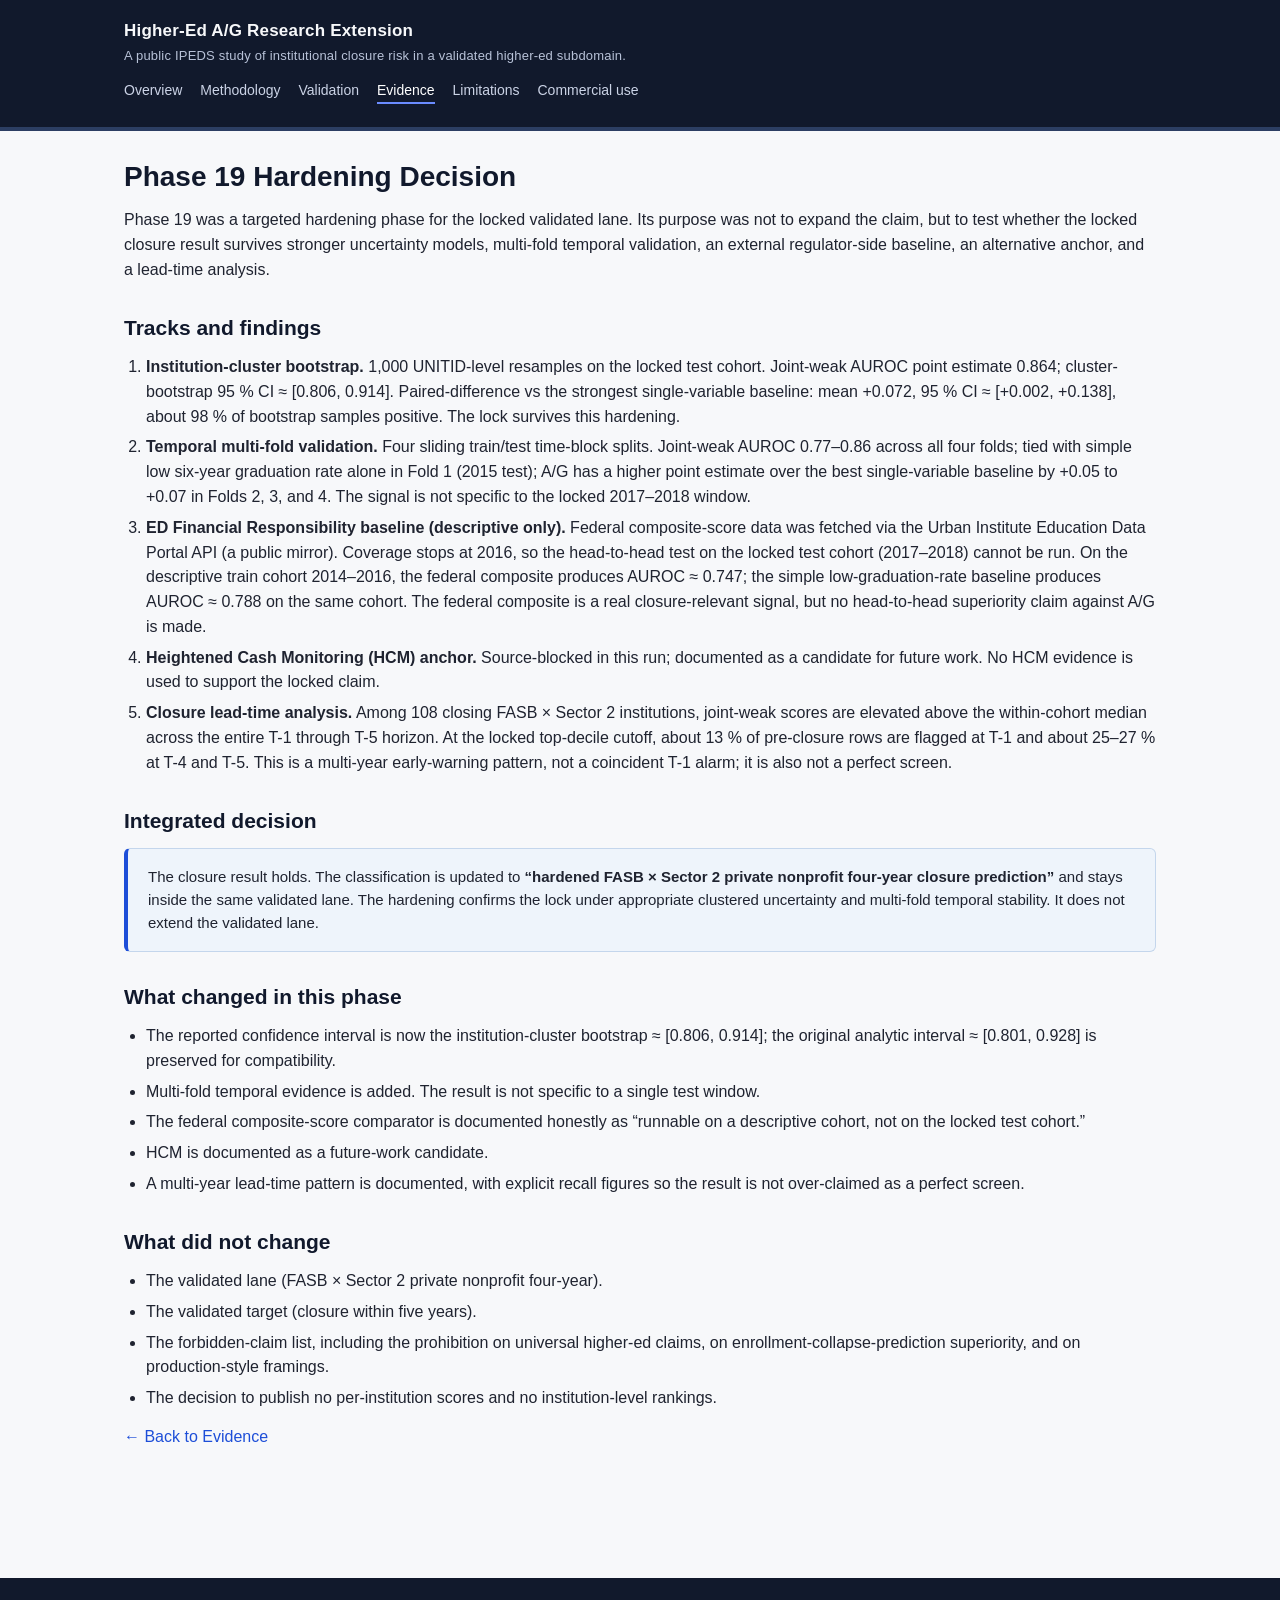
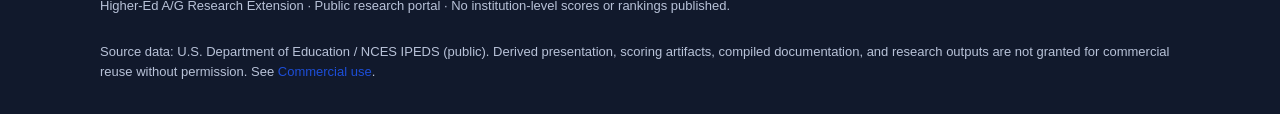
<file: docs/phase19-decision.html>
<!doctype html>
<html lang="en">
<head>
<meta charset="utf-8">
<meta name="viewport" content="width=device-width, initial-scale=1">
<meta name="description" content="Phase 19 Hardening Decision for the Higher-Ed A/G Research Extension. Integrated decision across cluster bootstrap, temporal folds, ED FR baseline, HCM, and lead-time tracks.">
<title>Phase 19 Hardening Decision — Higher-Ed A/G Research Extension</title>
<link rel="stylesheet" href="../assets/style.css">
</head>
<body>
<header class="site">
  <div class="site-inner">
    <div class="site-title">Higher-Ed A/G Research Extension
      <small>A public IPEDS study of institutional closure risk in a validated higher-ed subdomain.</small>
    </div>
    <nav class="primary"><ul>
      <li><a href="../index.html">Overview</a></li>
      <li><a href="../methodology.html">Methodology</a></li>
      <li><a href="../validation.html">Validation</a></li>
      <li><a class="active" href="../evidence.html">Evidence</a></li>
      <li><a href="../limitations.html">Limitations</a></li>
      <li><a href="../commercial-use.html">Commercial use</a></li>
    </ul></nav>
  </div>
</header>

<main>

<section>
<h1>Phase 19 Hardening Decision</h1>
<p>Phase 19 was a targeted hardening phase for the locked validated lane. Its purpose was not to expand the claim, but to test whether the locked closure result survives stronger uncertainty models, multi-fold temporal validation, an external regulator-side baseline, an alternative anchor, and a lead-time analysis.</p>
</section>

<section>
<h2>Tracks and findings</h2>
<ol>
  <li><strong>Institution-cluster bootstrap.</strong> 1,000 UNITID-level resamples on the locked test cohort. Joint-weak AUROC point estimate 0.864; cluster-bootstrap 95 % CI ≈ [0.806, 0.914]. Paired-difference vs the strongest single-variable baseline: mean +0.072, 95 % CI ≈ [+0.002, +0.138], about 98 % of bootstrap samples positive. The lock survives this hardening.</li>
  <li><strong>Temporal multi-fold validation.</strong> Four sliding train/test time-block splits. Joint-weak AUROC 0.77–0.86 across all four folds; tied with simple low six-year graduation rate alone in Fold 1 (2015 test); A/G has a higher point estimate over the best single-variable baseline by +0.05 to +0.07 in Folds 2, 3, and 4. The signal is not specific to the locked 2017–2018 window.</li>
  <li><strong>ED Financial Responsibility baseline (descriptive only).</strong> Federal composite-score data was fetched via the Urban Institute Education Data Portal API (a public mirror). Coverage stops at 2016, so the head-to-head test on the locked test cohort (2017–2018) cannot be run. On the descriptive train cohort 2014–2016, the federal composite produces AUROC ≈ 0.747; the simple low-graduation-rate baseline produces AUROC ≈ 0.788 on the same cohort. The federal composite is a real closure-relevant signal, but no head-to-head superiority claim against A/G is made.</li>
  <li><strong>Heightened Cash Monitoring (HCM) anchor.</strong> Source-blocked in this run; documented as a candidate for future work. No HCM evidence is used to support the locked claim.</li>
  <li><strong>Closure lead-time analysis.</strong> Among 108 closing FASB × Sector 2 institutions, joint-weak scores are elevated above the within-cohort median across the entire T-1 through T-5 horizon. At the locked top-decile cutoff, about 13 % of pre-closure rows are flagged at T-1 and about 25–27 % at T-4 and T-5. This is a multi-year early-warning pattern, not a coincident T-1 alarm; it is also not a perfect screen.</li>
</ol>
</section>

<section>
<h2>Integrated decision</h2>
<div class="finding">
  The closure result holds. The classification is updated to <strong>“hardened FASB × Sector 2 private nonprofit four-year closure prediction”</strong> and stays inside the same validated lane. The hardening confirms the lock under appropriate clustered uncertainty and multi-fold temporal stability. It does not extend the validated lane.
</div>
</section>

<section>
<h2>What changed in this phase</h2>
<ul>
  <li>The reported confidence interval is now the institution-cluster bootstrap ≈ [0.806, 0.914]; the original analytic interval ≈ [0.801, 0.928] is preserved for compatibility.</li>
  <li>Multi-fold temporal evidence is added. The result is not specific to a single test window.</li>
  <li>The federal composite-score comparator is documented honestly as “runnable on a descriptive cohort, not on the locked test cohort.”</li>
  <li>HCM is documented as a future-work candidate.</li>
  <li>A multi-year lead-time pattern is documented, with explicit recall figures so the result is not over-claimed as a perfect screen.</li>
</ul>
</section>

<section>
<h2>What did not change</h2>
<ul>
  <li>The validated lane (FASB × Sector 2 private nonprofit four-year).</li>
  <li>The validated target (closure within five years).</li>
  <li>The forbidden-claim list, including the prohibition on universal higher-ed claims, on enrollment-collapse-prediction superiority, and on production-style framings.</li>
  <li>The decision to publish no per-institution scores and no institution-level rankings.</li>
</ul>
<p><a href="../evidence.html">← Back to Evidence</a></p>
</section>

</main>

<footer class="site">
  <div class="site-inner">
    <p>Higher-Ed A/G Research Extension · Public research portal · No institution-level scores or rankings published.</p>
    <p>Source data: U.S. Department of Education / NCES IPEDS (public). Derived presentation, scoring artifacts, compiled documentation, and research outputs are not granted for commercial reuse without permission. See <a href="../commercial-use.html">Commercial use</a>.</p>
  </div>
</footer>

</body>
</html>
</file>
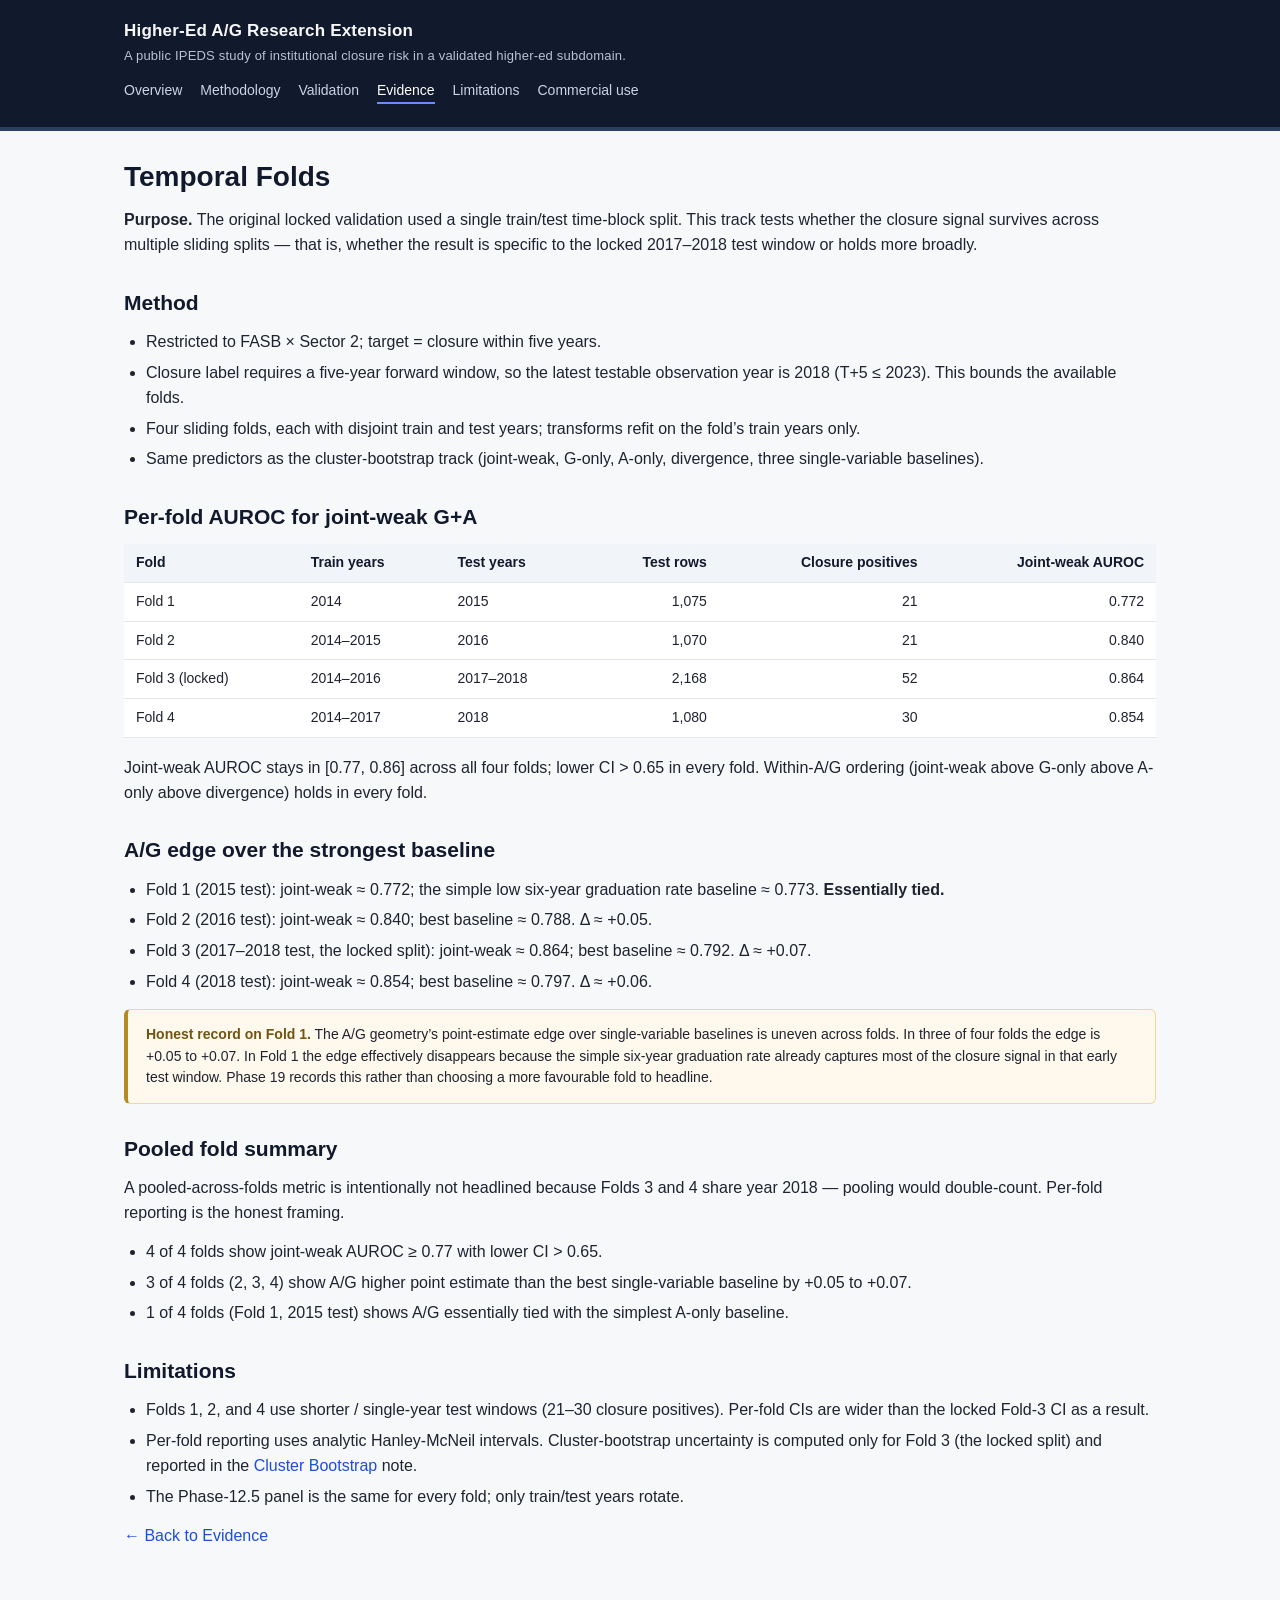
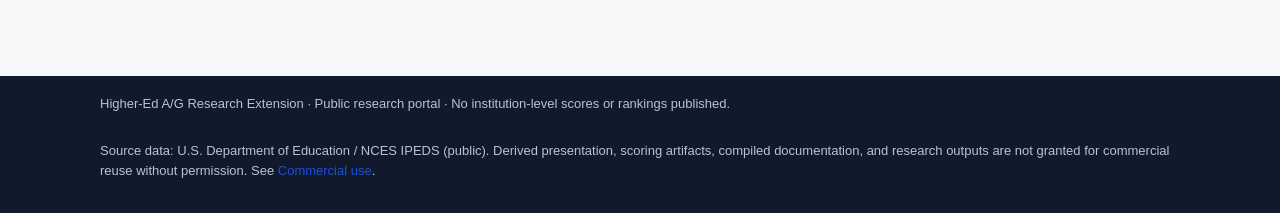
<file: docs/temporal-folds.html>
<!doctype html>
<html lang="en">
<head>
<meta charset="utf-8">
<meta name="viewport" content="width=device-width, initial-scale=1">
<meta name="description" content="Temporal Folds summary for the Higher-Ed A/G Research Extension. Four sliding train/test time-block splits to test whether the closure result survives multiple time windows.">
<title>Temporal Folds — Higher-Ed A/G Research Extension</title>
<link rel="stylesheet" href="../assets/style.css">
</head>
<body>
<header class="site">
  <div class="site-inner">
    <div class="site-title">Higher-Ed A/G Research Extension
      <small>A public IPEDS study of institutional closure risk in a validated higher-ed subdomain.</small>
    </div>
    <nav class="primary"><ul>
      <li><a href="../index.html">Overview</a></li>
      <li><a href="../methodology.html">Methodology</a></li>
      <li><a href="../validation.html">Validation</a></li>
      <li><a class="active" href="../evidence.html">Evidence</a></li>
      <li><a href="../limitations.html">Limitations</a></li>
      <li><a href="../commercial-use.html">Commercial use</a></li>
    </ul></nav>
  </div>
</header>

<main>

<section>
<h1>Temporal Folds</h1>
<p><strong>Purpose.</strong> The original locked validation used a single train/test time-block split. This track tests whether the closure signal survives across multiple sliding splits — that is, whether the result is specific to the locked 2017–2018 test window or holds more broadly.</p>
</section>

<section>
<h2>Method</h2>
<ul>
  <li>Restricted to FASB × Sector 2; target = closure within five years.</li>
  <li>Closure label requires a five-year forward window, so the latest testable observation year is 2018 (T+5 ≤ 2023). This bounds the available folds.</li>
  <li>Four sliding folds, each with disjoint train and test years; transforms refit on the fold’s train years only.</li>
  <li>Same predictors as the cluster-bootstrap track (joint-weak, G-only, A-only, divergence, three single-variable baselines).</li>
</ul>
</section>

<section>
<h2>Per-fold AUROC for joint-weak G+A</h2>
<div class="table-wrap">
<table>
<thead><tr><th>Fold</th><th>Train years</th><th>Test years</th><th class="num">Test rows</th><th class="num">Closure positives</th><th class="num">Joint-weak AUROC</th></tr></thead>
<tbody>
<tr><td>Fold 1</td><td>2014</td><td>2015</td><td class="num">1,075</td><td class="num">21</td><td class="num">0.772</td></tr>
<tr><td>Fold 2</td><td>2014–2015</td><td>2016</td><td class="num">1,070</td><td class="num">21</td><td class="num">0.840</td></tr>
<tr><td>Fold 3 (locked)</td><td>2014–2016</td><td>2017–2018</td><td class="num">2,168</td><td class="num">52</td><td class="num">0.864</td></tr>
<tr><td>Fold 4</td><td>2014–2017</td><td>2018</td><td class="num">1,080</td><td class="num">30</td><td class="num">0.854</td></tr>
</tbody>
</table>
</div>
<p>Joint-weak AUROC stays in [0.77, 0.86] across all four folds; lower CI &gt; 0.65 in every fold. Within-A/G ordering (joint-weak above G-only above A-only above divergence) holds in every fold.</p>
</section>

<section>
<h2>A/G edge over the strongest baseline</h2>
<ul>
  <li>Fold 1 (2015 test): joint-weak ≈ 0.772; the simple low six-year graduation rate baseline ≈ 0.773. <strong>Essentially tied.</strong></li>
  <li>Fold 2 (2016 test): joint-weak ≈ 0.840; best baseline ≈ 0.788. Δ ≈ +0.05.</li>
  <li>Fold 3 (2017–2018 test, the locked split): joint-weak ≈ 0.864; best baseline ≈ 0.792. Δ ≈ +0.07.</li>
  <li>Fold 4 (2018 test): joint-weak ≈ 0.854; best baseline ≈ 0.797. Δ ≈ +0.06.</li>
</ul>
<div class="limitation">
  <strong>Honest record on Fold 1.</strong> The A/G geometry’s point-estimate edge over single-variable baselines is uneven across folds. In three of four folds the edge is +0.05 to +0.07. In Fold 1 the edge effectively disappears because the simple six-year graduation rate already captures most of the closure signal in that early test window. Phase 19 records this rather than choosing a more favourable fold to headline.
</div>
</section>

<section>
<h2>Pooled fold summary</h2>
<p>A pooled-across-folds metric is intentionally not headlined because Folds 3 and 4 share year 2018 — pooling would double-count. Per-fold reporting is the honest framing.</p>
<ul>
  <li>4 of 4 folds show joint-weak AUROC ≥ 0.77 with lower CI &gt; 0.65.</li>
  <li>3 of 4 folds (2, 3, 4) show A/G higher point estimate than the best single-variable baseline by +0.05 to +0.07.</li>
  <li>1 of 4 folds (Fold 1, 2015 test) shows A/G essentially tied with the simplest A-only baseline.</li>
</ul>
</section>

<section>
<h2>Limitations</h2>
<ul>
  <li>Folds 1, 2, and 4 use shorter / single-year test windows (21–30 closure positives). Per-fold CIs are wider than the locked Fold-3 CI as a result.</li>
  <li>Per-fold reporting uses analytic Hanley-McNeil intervals. Cluster-bootstrap uncertainty is computed only for Fold 3 (the locked split) and reported in the <a href="cluster-bootstrap.html">Cluster Bootstrap</a> note.</li>
  <li>The Phase-12.5 panel is the same for every fold; only train/test years rotate.</li>
</ul>
<p><a href="../evidence.html">← Back to Evidence</a></p>
</section>

</main>

<footer class="site">
  <div class="site-inner">
    <p>Higher-Ed A/G Research Extension · Public research portal · No institution-level scores or rankings published.</p>
    <p>Source data: U.S. Department of Education / NCES IPEDS (public). Derived presentation, scoring artifacts, compiled documentation, and research outputs are not granted for commercial reuse without permission. See <a href="../commercial-use.html">Commercial use</a>.</p>
  </div>
</footer>

</body>
</html>
</file>
<file: assets/style.css>
/* Higher-Ed A/G Research Extension — public portal stylesheet */

* { box-sizing: border-box; }

html { -webkit-text-size-adjust: 100%; }

body {
  margin: 0;
  font-family: -apple-system, BlinkMacSystemFont, "Segoe UI", Roboto, Arial, sans-serif;
  font-size: 16px;
  line-height: 1.55;
  color: #1f2330;
  background: #f7f8fa;
}

a {
  color: #1d4ed8;
  text-decoration: none;
}
a:hover { text-decoration: underline; }

header.site {
  background: #11192c;
  color: #f7f8fa;
  border-bottom: 4px solid #2c3e63;
}

.site-inner {
  max-width: 1080px;
  margin: 0 auto;
  padding: 18px 24px;
  display: flex;
  flex-direction: column;
  gap: 12px;
}

.site-title {
  font-size: 17px;
  font-weight: 600;
  letter-spacing: 0.2px;
  color: #f7f8fa;
}
.site-title small {
  display: block;
  font-weight: 400;
  font-size: 13px;
  color: #b8c2d8;
  margin-top: 2px;
}

nav.primary ul {
  list-style: none;
  padding: 0;
  margin: 0;
  display: flex;
  flex-wrap: wrap;
  gap: 10px 18px;
}
nav.primary a {
  color: #cbd3e6;
  font-size: 14px;
  padding: 4px 0;
  border-bottom: 2px solid transparent;
}
nav.primary a:hover { color: #fff; text-decoration: none; }
nav.primary a.active {
  color: #fff;
  border-bottom-color: #6b8cff;
}

main {
  max-width: 1080px;
  margin: 0 auto;
  padding: 28px 24px 56px;
}

footer.site {
  background: #11192c;
  color: #b8c2d8;
  font-size: 13px;
  padding: 18px 24px;
  margin-top: 40px;
}
footer.site .site-inner { padding: 0; max-width: 1080px; }

section { margin-bottom: 32px; }

h1, h2, h3, h4 {
  color: #11192c;
  margin: 0 0 14px;
  line-height: 1.25;
}
h1 { font-size: 28px; font-weight: 700; }
h2 { font-size: 21px; font-weight: 600; margin-top: 28px; }
h3 { font-size: 17px; font-weight: 600; margin-top: 20px; }
h4 { font-size: 15px; font-weight: 600; margin-top: 16px; }

p { margin: 0 0 14px; }

ul, ol { padding-left: 22px; margin: 0 0 14px; }
li { margin-bottom: 6px; }

code, pre {
  font-family: "SFMono-Regular", Menlo, Consolas, "Liberation Mono", monospace;
  font-size: 13px;
}
code { background: #ecf0f6; padding: 1px 5px; border-radius: 3px; }
pre {
  background: #ecf0f6;
  padding: 10px 14px;
  border-radius: 6px;
  overflow-x: auto;
}

/* HERO */
.hero {
  background: linear-gradient(135deg, #182542 0%, #2c3e63 100%);
  color: #f7f8fa;
  padding: 36px 28px;
  border-radius: 10px;
  margin-bottom: 28px;
}
.hero h1 { color: #fff; font-size: 32px; }
.hero p.subtitle {
  font-size: 17px;
  color: #cbd3e6;
  margin-bottom: 18px;
  max-width: 720px;
}

/* BADGES */
.badges { display: flex; flex-wrap: wrap; gap: 8px; margin-bottom: 14px; }
.badge {
  display: inline-block;
  padding: 4px 12px;
  background: rgba(255,255,255,0.12);
  color: #cbd3e6;
  font-size: 12.5px;
  border-radius: 999px;
  border: 1px solid rgba(255,255,255,0.18);
}
.badge.ok    { background: #1f3b5d; color: #d4e3f5; border-color: #355479; }
.badge.warn  { background: #3a2f17; color: #f1d895; border-color: #5a4823; }
.badge.muted { background: rgba(255,255,255,0.08); color: #b8c2d8; }

/* CARDS */
.cards {
  display: grid;
  grid-template-columns: repeat(auto-fit, minmax(220px, 1fr));
  gap: 14px;
  margin: 18px 0;
}
.card {
  background: #fff;
  border: 1px solid #e2e6ee;
  border-radius: 8px;
  padding: 16px 18px;
}
.card h4 {
  margin: 0 0 8px;
  font-size: 15px;
  color: #11192c;
}
.card p { margin: 0; font-size: 14px; color: #2b3146; }

/* AT-A-GLANCE PANEL */
.glance {
  background: #fff;
  border: 1px solid #e2e6ee;
  border-left: 4px solid #2c3e63;
  border-radius: 8px;
  padding: 18px 22px;
  margin-bottom: 24px;
}
.glance dl { display: grid; grid-template-columns: max-content 1fr; gap: 4px 18px; margin: 0; }
.glance dt { font-weight: 600; color: #2b3146; font-size: 14px; }
.glance dd { margin: 0; font-size: 14px; color: #1f2330; }

/* MAIN-FINDING BOX */
.finding {
  background: #eef4fb;
  border: 1px solid #c4d6ec;
  border-left: 4px solid #1d4ed8;
  padding: 16px 20px;
  border-radius: 6px;
  font-size: 15px;
  margin-bottom: 22px;
}

/* LIMITATION BOX */
.limitation {
  background: #fff8ec;
  border: 1px solid #f1d895;
  border-left: 4px solid #b48a25;
  padding: 14px 18px;
  border-radius: 6px;
  font-size: 14px;
  margin-bottom: 18px;
}
.limitation strong { color: #6f5510; }

/* BOUNDARY BOX */
.boundary {
  background: #f4eeec;
  border: 1px solid #e0c8c0;
  border-left: 4px solid #8d4a3a;
  padding: 14px 18px;
  border-radius: 6px;
  font-size: 14px;
  margin-bottom: 18px;
}

/* TABLE */
.table-wrap { overflow-x: auto; margin: 12px 0 18px; }
table {
  border-collapse: collapse;
  width: 100%;
  font-size: 14px;
  background: #fff;
}
th, td {
  text-align: left;
  padding: 8px 12px;
  border-bottom: 1px solid #e2e6ee;
}
th {
  background: #f1f4f9;
  color: #11192c;
  font-weight: 600;
}
td.num, th.num { text-align: right; font-variant-numeric: tabular-nums; }

/* EVIDENCE LIST */
.evidence-group { margin-bottom: 28px; }
.evidence-group h2 { margin-top: 4px; }
.evidence-list { display: grid; gap: 10px; }
.evidence-item {
  background: #fff;
  border: 1px solid #e2e6ee;
  border-radius: 6px;
  padding: 14px 18px;
}
.evidence-item h3 { margin: 0 0 4px; font-size: 16px; }
.evidence-item p { margin: 0; font-size: 14px; color: #4a5163; }
.evidence-item a { font-size: 14px; }

/* RESPONSIVE */
@media (max-width: 640px) {
  .hero h1 { font-size: 24px; }
  .hero p.subtitle { font-size: 15px; }
  h1 { font-size: 24px; }
  h2 { font-size: 18px; }
  .glance dl { grid-template-columns: 1fr; }
  .glance dt { color: #4a5163; font-size: 13px; }
  nav.primary ul { gap: 6px 12px; }
  nav.primary a { font-size: 13px; }
}
</file>
